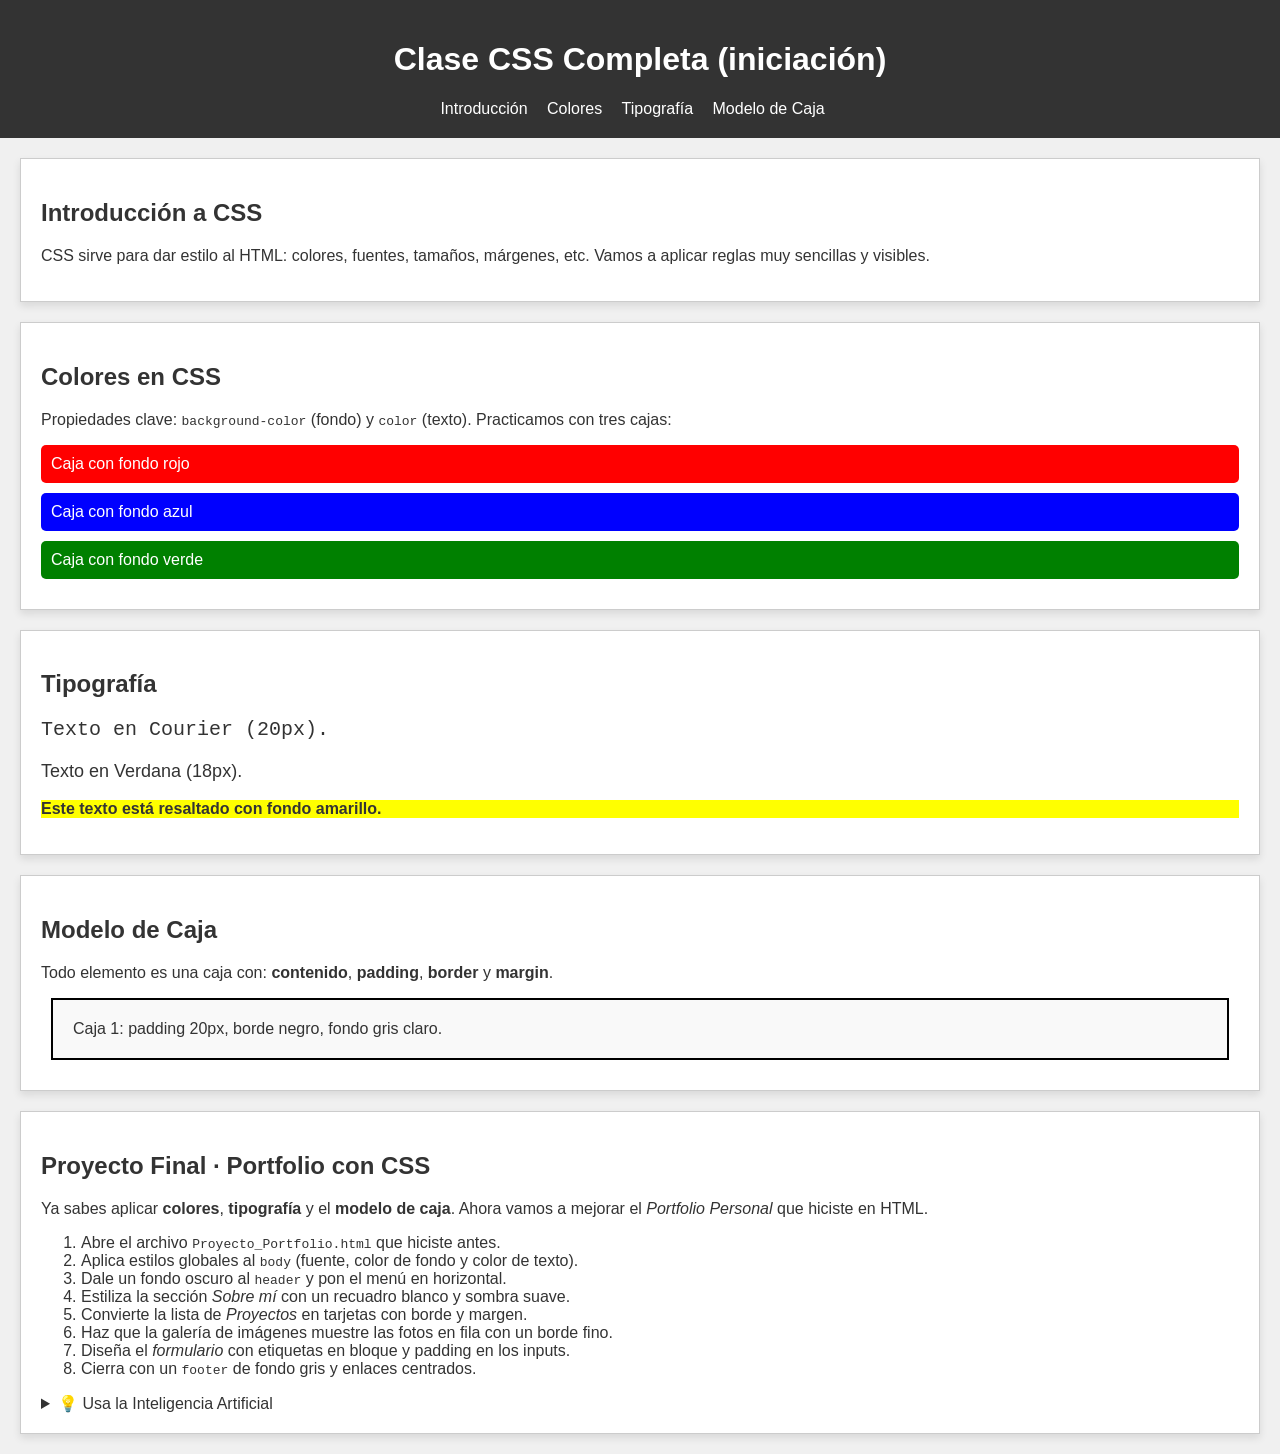
<file: UT2_Clase_CSS_Completa.html>
<!DOCTYPE html>
<html lang="es">
<head>
  <meta charset="UTF-8" />
  <meta name="viewport" content="width=device-width, initial-scale=1.0"/>
  <title>Clase CSS Completa (nivel iniciación)</title>

  <!--
    🧑‍🏫 Guía de lectura de comentarios (Better Comments):
      ! Importante   → idea clave
      ? Nota         → aclaración útil
      * Ejemplo      → muestra cómo se hace
      TODO Alumno    → tarea muy concreta

    Objetivo de esta clase:
      - Ver un CSS fácil y cómo aplicarlo al HTML que ya sabes.
      - Ir de menos a más: globales → colores → tipografía → modelo de caja.
  -->

  <!-- ? Opción A (recomendada en proyectos): hoja externa -->
  <!-- <link rel="stylesheet" href="styles.css"> -->

  <style>
    /* ! Opción B (para clase): CSS interno
       Escribe aquí y guarda para ver cambios en Live Server. */

    /* 1) ESTILOS GLOBALES (se aplican a toda la página) */
    body{
      font-family: Arial, sans-serif; /* * Fuente genérica y fácil de leer */
      background-color: #f0f0f0;      /* * Fondo suave */
      color:#333;                      /* * Texto gris oscuro */
      margin:0; padding:0;
    }

    /* Encabezado + navegación */
    header{
      background:#333; color:#fff; text-align:center; padding:20px;
    }
    nav ul{ list-style:none; padding:0; margin:10px 0 0 0; }
    nav ul li{ display:inline; margin-right:15px; }
    nav ul li a{ color:#fff; text-decoration:none; }
    nav ul li a:hover{ text-decoration:underline; } /* ! Pequeño feedback */

    /* Estilo común para secciones (caja blanca con borde y sombra suave) */
    section{
      margin:20px; padding:20px; background:#fff;
      border:1px solid #ccc; box-shadow:0 4px 8px rgba(0,0,0,.1);
    }

    /* 2) COLORES (cajas sencillas) */
    .caja-roja{
      background:red; color:#fff; padding:10px; margin-bottom:10px; border-radius:5px;
    }
    .caja-azul{
      background:blue; color:#fff; padding:10px; margin-bottom:10px; border-radius:5px;
    }
    .caja-verde{
      background:green; color:#fff; padding:10px; margin-bottom:10px; border-radius:5px;
    }

    /* 3) TIPOGRAFÍA (fuentes y tamaños) */
    .tipografia-courier{ font-family:'Courier New', Courier, monospace; font-size:20px; }
    .tipografia-verdana{ font-family:Verdana, sans-serif; font-size:18px; }
    .resaltado{ background:yellow; font-weight:bold; }

    /* 4) MODELO DE CAJA (margin, padding, border, background) */
    .modelo-caja{
      border:2px solid #000; padding:20px; margin:10px; background:#f9f9f9;
    }

    /* (Opcional) una clase utilitaria para practicar rápido */
    .borde-azul{ border-color:#2563eb; }
  </style>
</head>
<body>

  <!-- Encabezado con menú -->
  <header>
    <h1>Clase CSS Completa (iniciación)</h1>
    <nav>
      <ul>
        <li><a href="#introduccion">Introducción</a></li>
        <li><a href="#colores">Colores</a></li>
        <li><a href="#tipografia">Tipografía</a></li>
        <li><a href="#modelo-caja">Modelo de Caja</a></li>
      </ul>
    </nav>
  </header>

  <!-- 1) INTRODUCCIÓN -->
  <section id="introduccion">
    <h2>Introducción a CSS</h2>
    <p>CSS sirve para dar estilo al HTML: colores, fuentes, tamaños, márgenes, etc. Vamos a aplicar reglas muy sencillas y visibles.</p>

    <!-- TODO Alumno:
         1) Crea un párrafo nuevo debajo con el texto: "Soy un párrafo de prueba".
         2) Dale color al texto (propiedad CSS: color) y un tamaño de 18px (font-size) SOLO a ese párrafo.
            Pista: ponle una clase, por ejemplo .parrafo-prueba, y dale ese estilo. -->
  </section>

  <!-- 2) COLORES -->
  <section id="colores">
    <h2>Colores en CSS</h2>
    <p>Propiedades clave: <code>background-color</code> (fondo) y <code>color</code> (texto). Practicamos con tres cajas:</p>

    <div class="caja-roja">Caja con fondo rojo</div>
    <div class="caja-azul">Caja con fondo azul</div>
    <div class="caja-verde">Caja con fondo verde</div>

    <!-- * Explicación rápida:
         - padding: espacio interno (más "aire" dentro de la caja)
         - margin: espacio externo (separación entre cajas)
         - border-radius: esquinas redondeadas -->

    <!-- TODO Alumno:
         1) Crea una cuarta caja "caja-amarilla" con fondo amarillo y texto negro.
         2) Crea una "caja-personal" usando un color HEX (ej: #ff6b6b) o rgb(…).
         3) Aumenta solo el padding de "caja-personal" a 20px para notar el cambio. -->
  </section>

  <!-- 3) TIPOGRAFÍA -->
  <section id="tipografia">
    <h2>Tipografía</h2>
    <p class="tipografia-courier">Texto en Courier (20px).</p>
    <p class="tipografia-verdana">Texto en Verdana (18px).</p>
    <p class="resaltado">Este texto está resaltado con fondo amarillo.</p>

    <!-- ? Nota:
         - font-family cambia la fuente
         - font-size cambia el tamaño
         - font-weight:bold pone negrita -->

    <!-- TODO Alumno:
         1) Crea un párrafo con la fuente "Georgia" y tamaño 22px.
         2) Crea otro párrafo con tamaño 14px y color gris (#666) para simular un "texto secundario".
         3) (Opcional) Cambia el h2 de esta sección a 24px usando una regla específica para #tipografia h2. -->
  </section>

  <!-- 4) MODELO DE CAJA -->
  <section id="modelo-caja">
    <h2>Modelo de Caja</h2>
    <p>Todo elemento es una caja con: <strong>contenido</strong>, <strong>padding</strong>, <strong>border</strong> y <strong>margin</strong>.</p>

    <div class="modelo-caja">Caja 1: padding 20px, borde negro, fondo gris claro.</div>

    <!-- TODO Alumno:
         1) Duplica la caja anterior y añádele la clase .borde-azul para ver el borde azul.
         2) Crea "modelo-caja-grande" con padding 40px y aplícalo a una tercera caja.
         3) Pon margin-top: 20px a la tercera caja para separar más. -->
  </section>
  <!-- 5) MINI PROYECTO FINAL -->
  <section id="mini-proyecto" aria-labelledby="h-proyecto">
    <h2 id="h-proyecto">Proyecto Final · Portfolio con CSS</h2>

    <p>
      Ya sabes aplicar <strong>colores</strong>, <strong>tipografía</strong> y el
      <strong>modelo de caja</strong>. Ahora vamos a mejorar el
      <em>Portfolio Personal</em> que hiciste en HTML.
    </p>

    <ol>
      <li>Abre el archivo <code>Proyecto_Portfolio.html</code> que hiciste antes.</li>
      <li>Aplica estilos globales al <code>body</code> (fuente, color de fondo y color de texto).</li>
      <li>Dale un fondo oscuro al <code>header</code> y pon el menú en horizontal.</li>
      <li>Estiliza la sección <em>Sobre mí</em> con un recuadro blanco y sombra suave.</li>
      <li>Convierte la lista de <em>Proyectos</em> en tarjetas con borde y margen.</li>
      <li>Haz que la galería de imágenes muestre las fotos en fila con un borde fino.</li>
      <li>Diseña el <em>formulario</em> con etiquetas en bloque y padding en los inputs.</li>
      <li>Cierra con un <code>footer</code> de fondo gris y enlaces centrados.</li>
    </ol>

    <!-- ? Nota:
         No hace falta inventar un diseño complicado.
         Lo importante es practicar cómo CSS cambia el aspecto de tu HTML. -->

    <!-- TODO Alumno:
         1) Crea un archivo styles.css y enlázalo a tu portfolio.
         2) Copia estilos de este ejemplo (colores, tipografía, cajas) y adáptalos.
         3) Cambia los colores o fuentes para darle un estilo propio. -->

    <details>
      <summary>💡 Usa la Inteligencia Artificial</summary>
      <p>
        Si quieres, puedes pedir a la IA que te dé una plantilla de CSS para tu portfolio.  
        Copia este prompt y pégalo en el chat de IA:
      </p>

      <button onclick="copyFrom('promptCssPortfolio')">📋 Copiar prompt</button>
      <textarea id="promptCssPortfolio" rows="7" style="width:100%;font-family:monospace;">
Genérame un archivo CSS sencillo para un portfolio personal que incluya:
1. Estilos globales para body (fuente Arial, fondo claro).
2. Header oscuro con menú de navegación horizontal.
3. Sección "Sobre mí" con caja blanca y sombra suave.
4. Sección "Proyectos" con tarjetas con borde y margen.
5. Galería de imágenes en fila, con borde y padding.
6. Formulario de contacto con etiquetas en bloque y campos con padding.
7. Footer gris con enlaces centrados.
Devuélveme solo el CSS, sin HTML ni comentarios extra.
      </textarea>
      <small>👉 Pega el CSS en <code>styles.css</code> y ajústalo a tu gusto.</small>
    </details>
  </section>

</body>
</html>
</file>
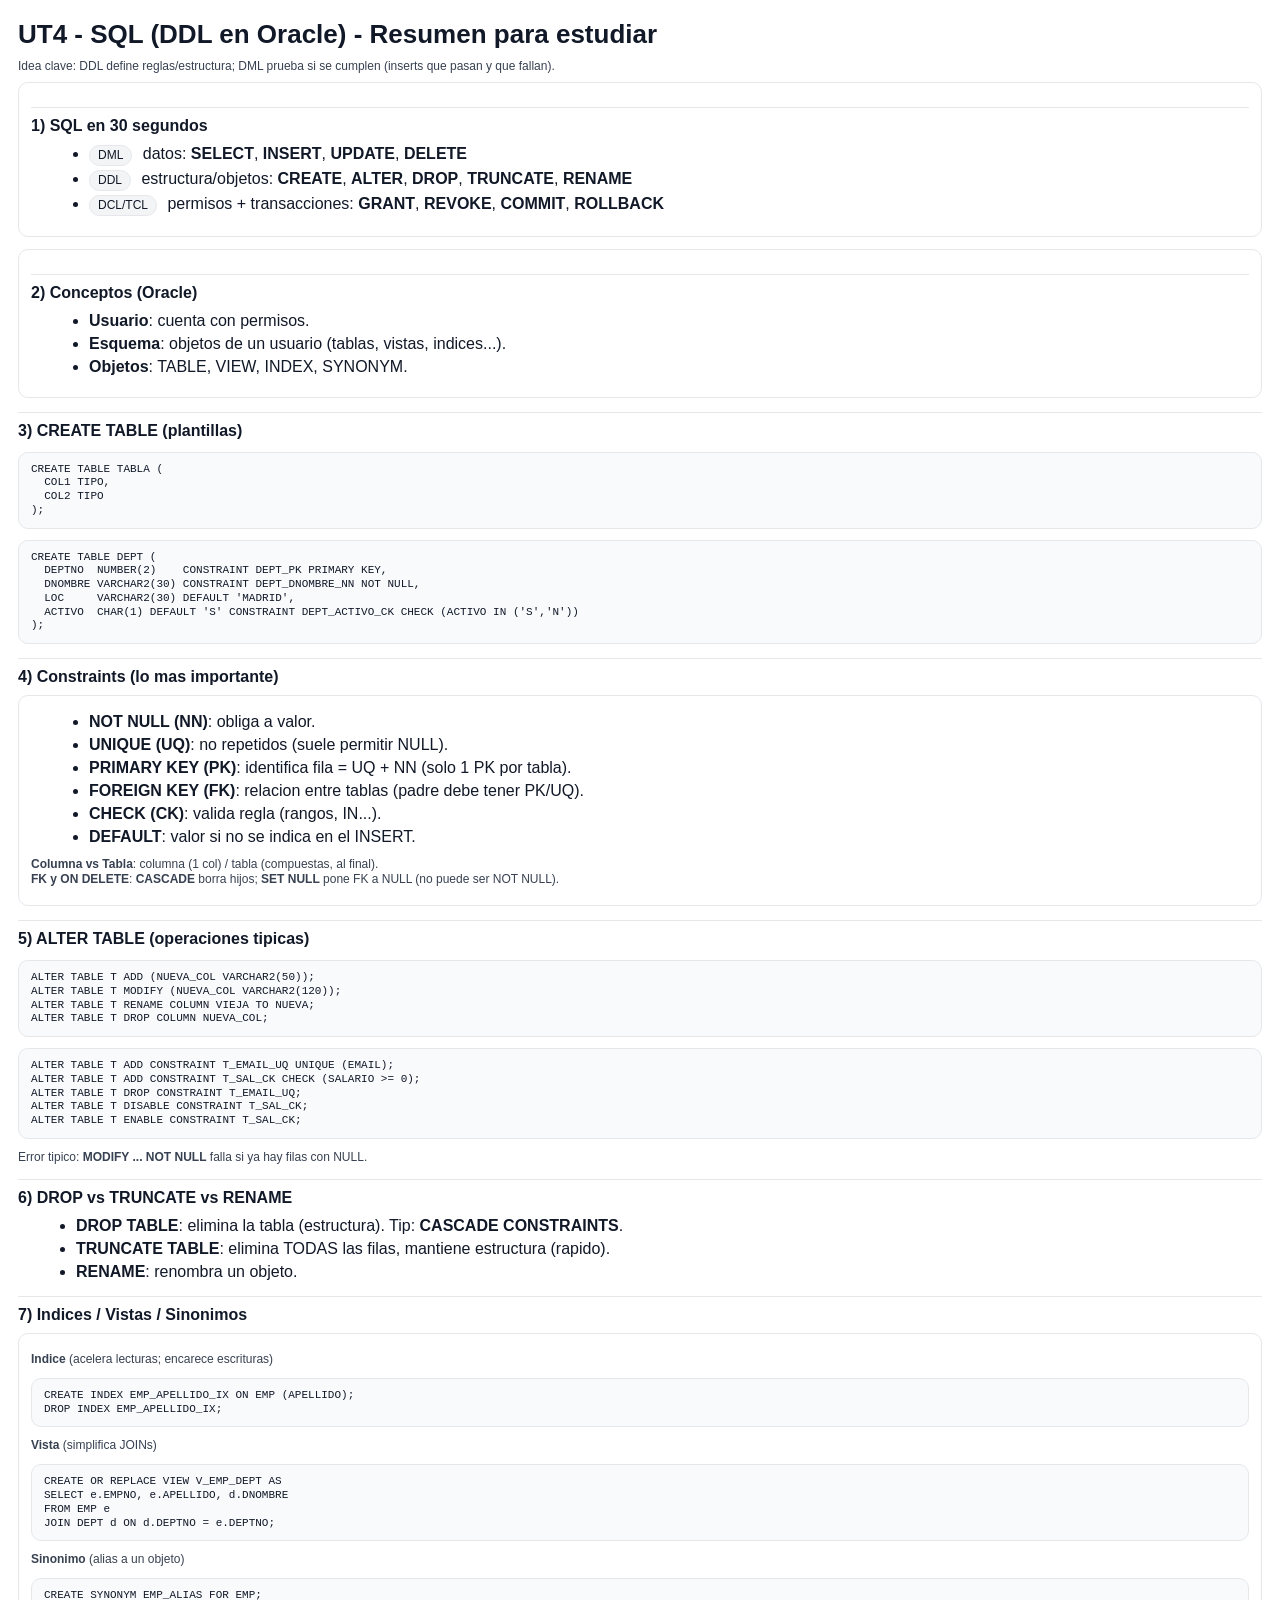
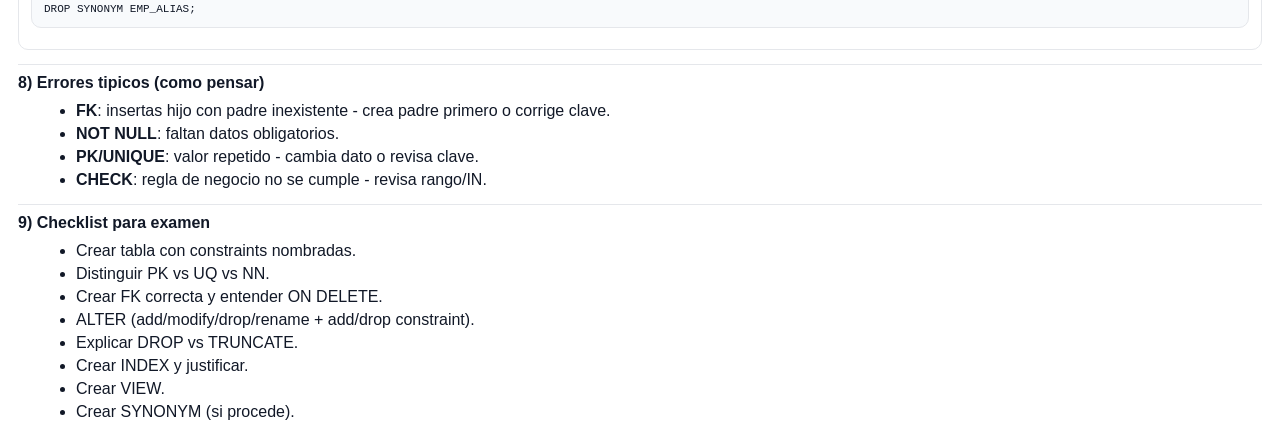
<file: UT4_SQL_DDL_Resumen_Estudio.html>
<!doctype html>
<html lang="es">
  <head>
    <meta charset="utf-8" />
    <meta name="viewport" content="width=device-width, initial-scale=1" />
    <title>UT4 - SQL (DDL) - Resumen para estudiar</title>
    <style>
      :root { --ink:#111827; --muted:#374151; --border:#e5e7eb; --chip:#f3f4f6; }
      * { box-sizing: border-box; }
      body {
        font-family: Arial, Helvetica, sans-serif;
        color: var(--ink);
        margin: 18px;
        line-height: 1.25;
      }
      h1 { font-size: 26px; margin: 0 0 8px; }
      h2 { font-size: 16px; margin: 14px 0 8px; padding-top: 8px; border-top: 1px solid var(--border); page-break-after: avoid; }
      p { margin: 8px 0; color: var(--muted); }
      ul { margin: 6px 0 10px 18px; }
      li { margin: 3px 0; }
      .card { border: 1px solid var(--border); border-radius: 10px; padding: 10px 12px; }
      .chip { display: inline-block; background: var(--chip); border: 1px solid var(--border); padding: 2px 8px; border-radius: 999px; font-size: 12px; margin-right: 6px; }
      pre {
        background: #f8fafc;
        color: #111827;
        border: 1px solid var(--border);
        padding: 10px 12px;
        border-radius: 10px;
        overflow: hidden;
        font-family: Consolas, "Courier New", monospace;
        font-size: 11px;
        line-height: 1.25;
        white-space: pre-wrap;
      }
      .small { font-size: 12px; color: var(--muted); }
      .avoidBreak { break-inside: avoid; page-break-inside: avoid; }
    </style>
  </head>
  <body>
    <h1>UT4 - SQL (DDL en Oracle) - Resumen para estudiar</h1>
    <p class="small">Idea clave: DDL define reglas/estructura; DML prueba si se cumplen (inserts que pasan y que fallan).</p>

    <div class="card avoidBreak">
      <h2>1) SQL en 30 segundos</h2>
      <ul>
        <li><span class="chip">DML</span> datos: <b>SELECT</b>, <b>INSERT</b>, <b>UPDATE</b>, <b>DELETE</b></li>
        <li><span class="chip">DDL</span> estructura/objetos: <b>CREATE</b>, <b>ALTER</b>, <b>DROP</b>, <b>TRUNCATE</b>, <b>RENAME</b></li>
        <li><span class="chip">DCL/TCL</span> permisos + transacciones: <b>GRANT</b>, <b>REVOKE</b>, <b>COMMIT</b>, <b>ROLLBACK</b></li>
      </ul>
    </div>

    <div class="card avoidBreak" style="margin-top:12px;">
      <h2>2) Conceptos (Oracle)</h2>
      <ul>
        <li><b>Usuario</b>: cuenta con permisos.</li>
        <li><b>Esquema</b>: objetos de un usuario (tablas, vistas, indices...).</li>
        <li><b>Objetos</b>: TABLE, VIEW, INDEX, SYNONYM.</li>
      </ul>
    </div>

    <h2>3) CREATE TABLE (plantillas)</h2>
    <pre>CREATE TABLE TABLA (
  COL1 TIPO,
  COL2 TIPO
);</pre>

    <pre>CREATE TABLE DEPT (
  DEPTNO  NUMBER(2)    CONSTRAINT DEPT_PK PRIMARY KEY,
  DNOMBRE VARCHAR2(30) CONSTRAINT DEPT_DNOMBRE_NN NOT NULL,
  LOC     VARCHAR2(30) DEFAULT 'MADRID',
  ACTIVO  CHAR(1) DEFAULT 'S' CONSTRAINT DEPT_ACTIVO_CK CHECK (ACTIVO IN ('S','N'))
);</pre>

    <h2>4) Constraints (lo mas importante)</h2>
    <div class="card avoidBreak">
      <ul>
        <li><b>NOT NULL (NN)</b>: obliga a valor.</li>
        <li><b>UNIQUE (UQ)</b>: no repetidos (suele permitir NULL).</li>
        <li><b>PRIMARY KEY (PK)</b>: identifica fila = UQ + NN (solo 1 PK por tabla).</li>
        <li><b>FOREIGN KEY (FK)</b>: relacion entre tablas (padre debe tener PK/UQ).</li>
        <li><b>CHECK (CK)</b>: valida regla (rangos, IN...).</li>
        <li><b>DEFAULT</b>: valor si no se indica en el INSERT.</li>
      </ul>
      <p class="small"><b>Columna vs Tabla</b>: columna (1 col) / tabla (compuestas, al final).<br/>
      <b>FK y ON DELETE</b>: <b>CASCADE</b> borra hijos; <b>SET NULL</b> pone FK a NULL (no puede ser NOT NULL).</p>
    </div>

    <h2>5) ALTER TABLE (operaciones tipicas)</h2>
    <pre>ALTER TABLE T ADD (NUEVA_COL VARCHAR2(50));
ALTER TABLE T MODIFY (NUEVA_COL VARCHAR2(120));
ALTER TABLE T RENAME COLUMN VIEJA TO NUEVA;
ALTER TABLE T DROP COLUMN NUEVA_COL;</pre>

    <pre>ALTER TABLE T ADD CONSTRAINT T_EMAIL_UQ UNIQUE (EMAIL);
ALTER TABLE T ADD CONSTRAINT T_SAL_CK CHECK (SALARIO &gt;= 0);
ALTER TABLE T DROP CONSTRAINT T_EMAIL_UQ;
ALTER TABLE T DISABLE CONSTRAINT T_SAL_CK;
ALTER TABLE T ENABLE CONSTRAINT T_SAL_CK;</pre>
    <p class="small">Error tipico: <b>MODIFY ... NOT NULL</b> falla si ya hay filas con NULL.</p>

    <h2>6) DROP vs TRUNCATE vs RENAME</h2>
    <ul class="avoidBreak">
      <li><b>DROP TABLE</b>: elimina la tabla (estructura). Tip: <b>CASCADE CONSTRAINTS</b>.</li>
      <li><b>TRUNCATE TABLE</b>: elimina TODAS las filas, mantiene estructura (rapido).</li>
      <li><b>RENAME</b>: renombra un objeto.</li>
    </ul>

    <h2>7) Indices / Vistas / Sinonimos</h2>
    <div class="card avoidBreak">
      <p class="small"><b>Indice</b> (acelera lecturas; encarece escrituras)</p>
      <pre>CREATE INDEX EMP_APELLIDO_IX ON EMP (APELLIDO);
DROP INDEX EMP_APELLIDO_IX;</pre>
      <p class="small"><b>Vista</b> (simplifica JOINs)</p>
      <pre>CREATE OR REPLACE VIEW V_EMP_DEPT AS
SELECT e.EMPNO, e.APELLIDO, d.DNOMBRE
FROM EMP e
JOIN DEPT d ON d.DEPTNO = e.DEPTNO;</pre>
      <p class="small"><b>Sinonimo</b> (alias a un objeto)</p>
      <pre>CREATE SYNONYM EMP_ALIAS FOR EMP;
DROP SYNONYM EMP_ALIAS;</pre>
    </div>

    <h2>8) Errores tipicos (como pensar)</h2>
    <ul>
      <li><b>FK</b>: insertas hijo con padre inexistente - crea padre primero o corrige clave.</li>
      <li><b>NOT NULL</b>: faltan datos obligatorios.</li>
      <li><b>PK/UNIQUE</b>: valor repetido - cambia dato o revisa clave.</li>
      <li><b>CHECK</b>: regla de negocio no se cumple - revisa rango/IN.</li>
    </ul>

    <h2>9) Checklist para examen</h2>
    <ul class="avoidBreak">
      <li>Crear tabla con constraints nombradas.</li>
      <li>Distinguir PK vs UQ vs NN.</li>
      <li>Crear FK correcta y entender ON DELETE.</li>
      <li>ALTER (add/modify/drop/rename + add/drop constraint).</li>
      <li>Explicar DROP vs TRUNCATE.</li>
      <li>Crear INDEX y justificar.</li>
      <li>Crear VIEW.</li>
      <li>Crear SYNONYM (si procede).</li>
    </ul>
  </body>
</html>
</file>
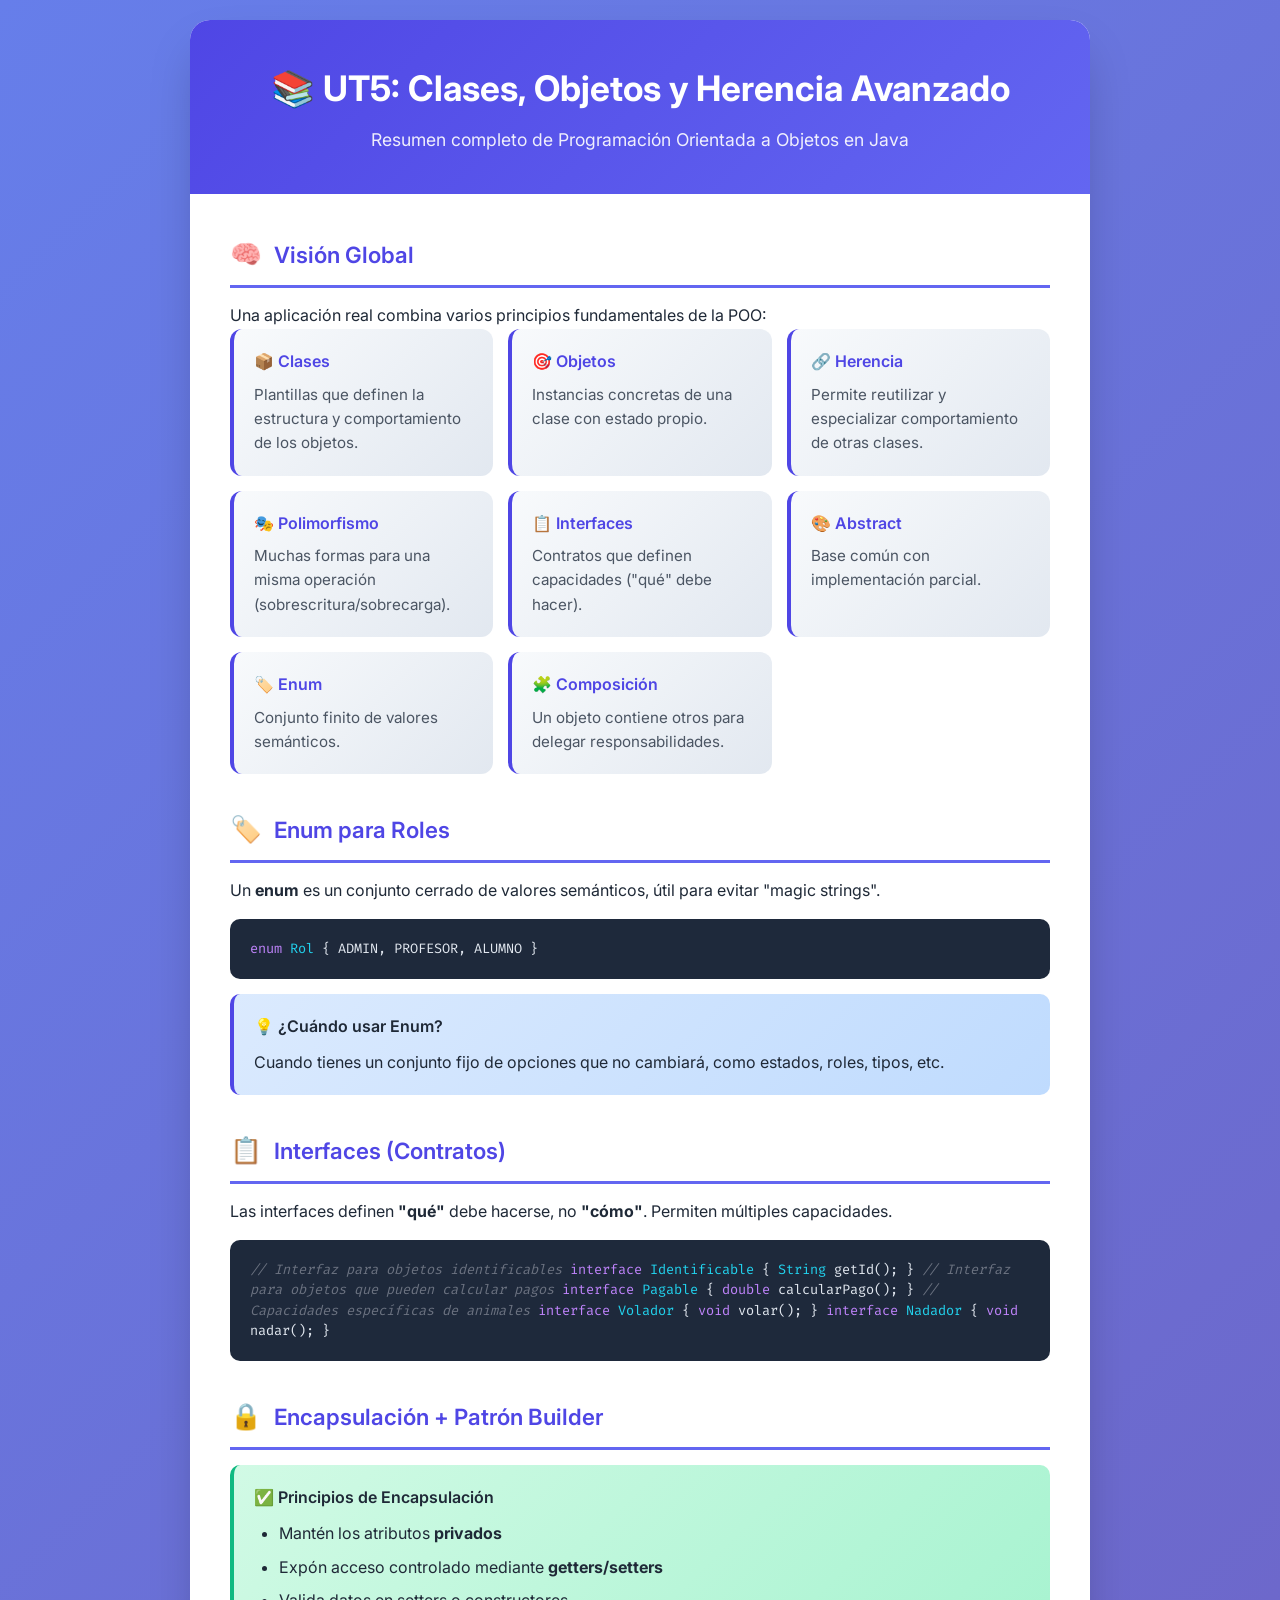
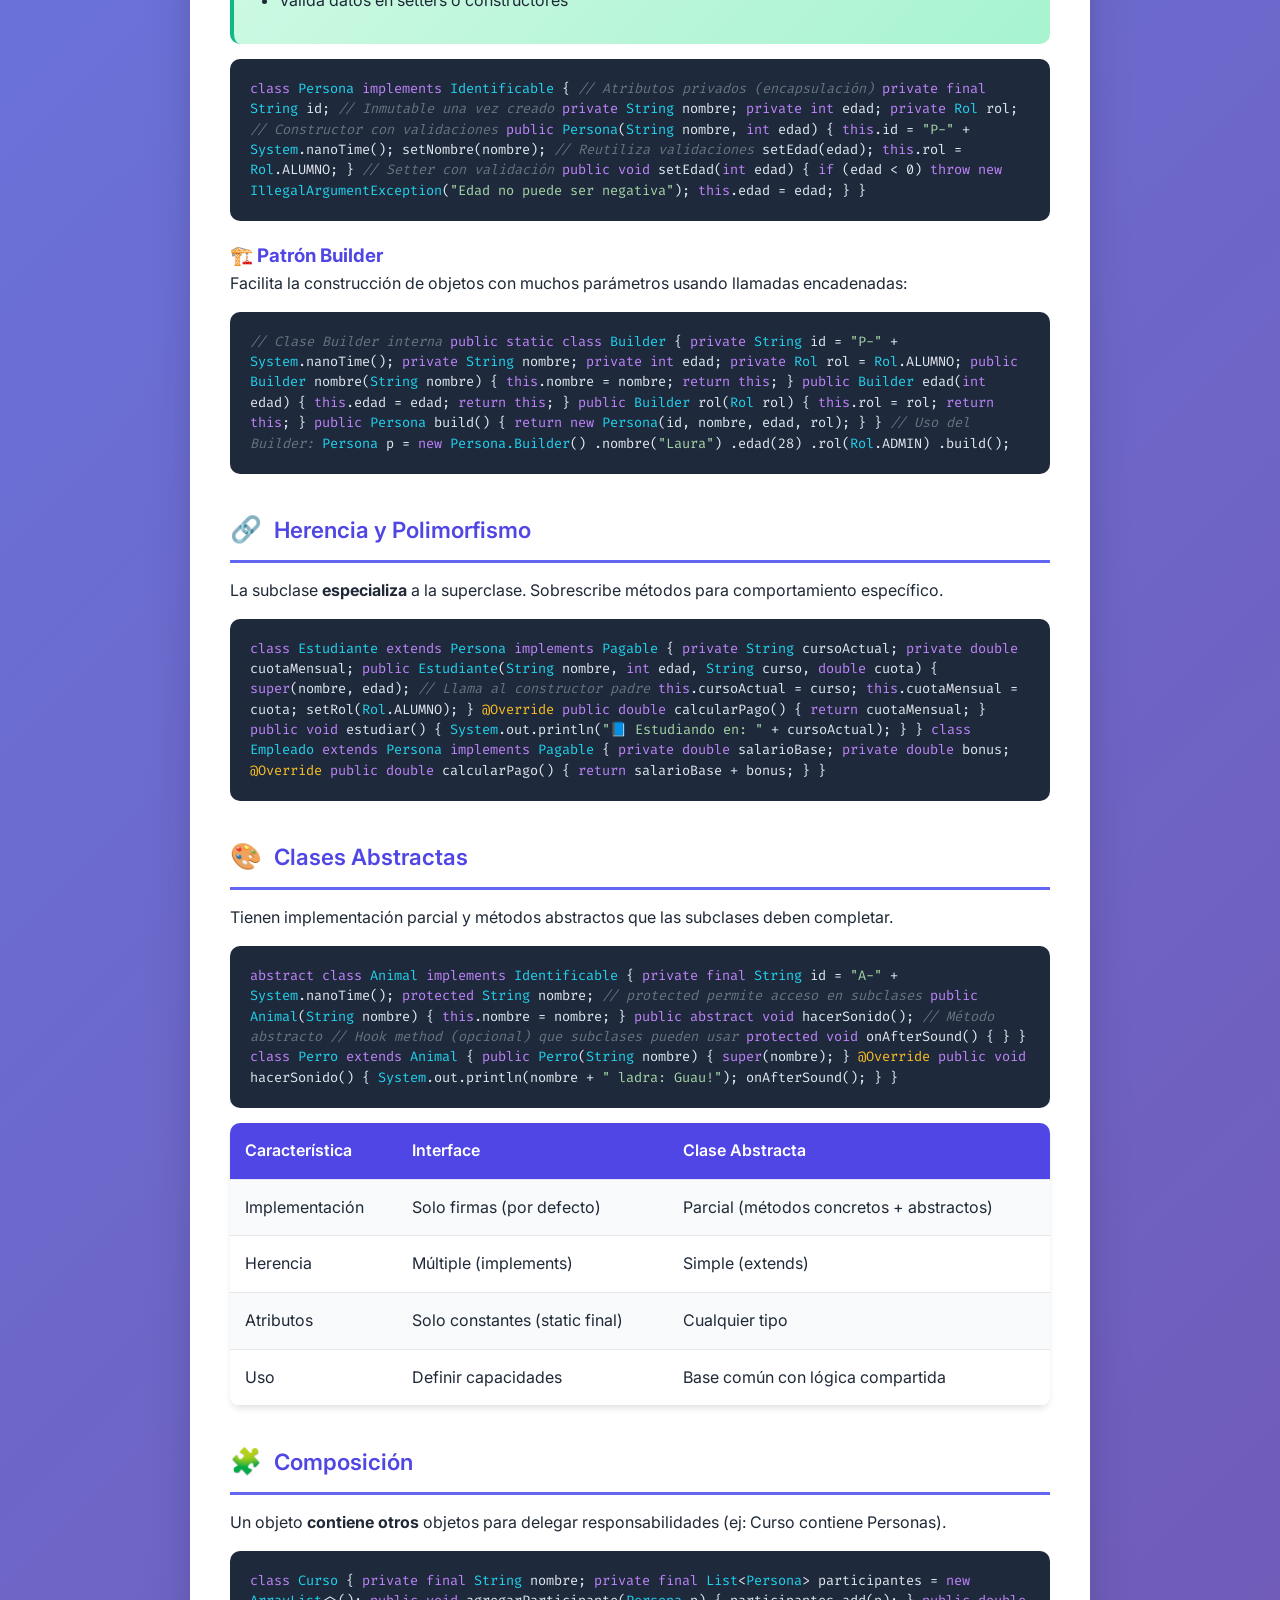
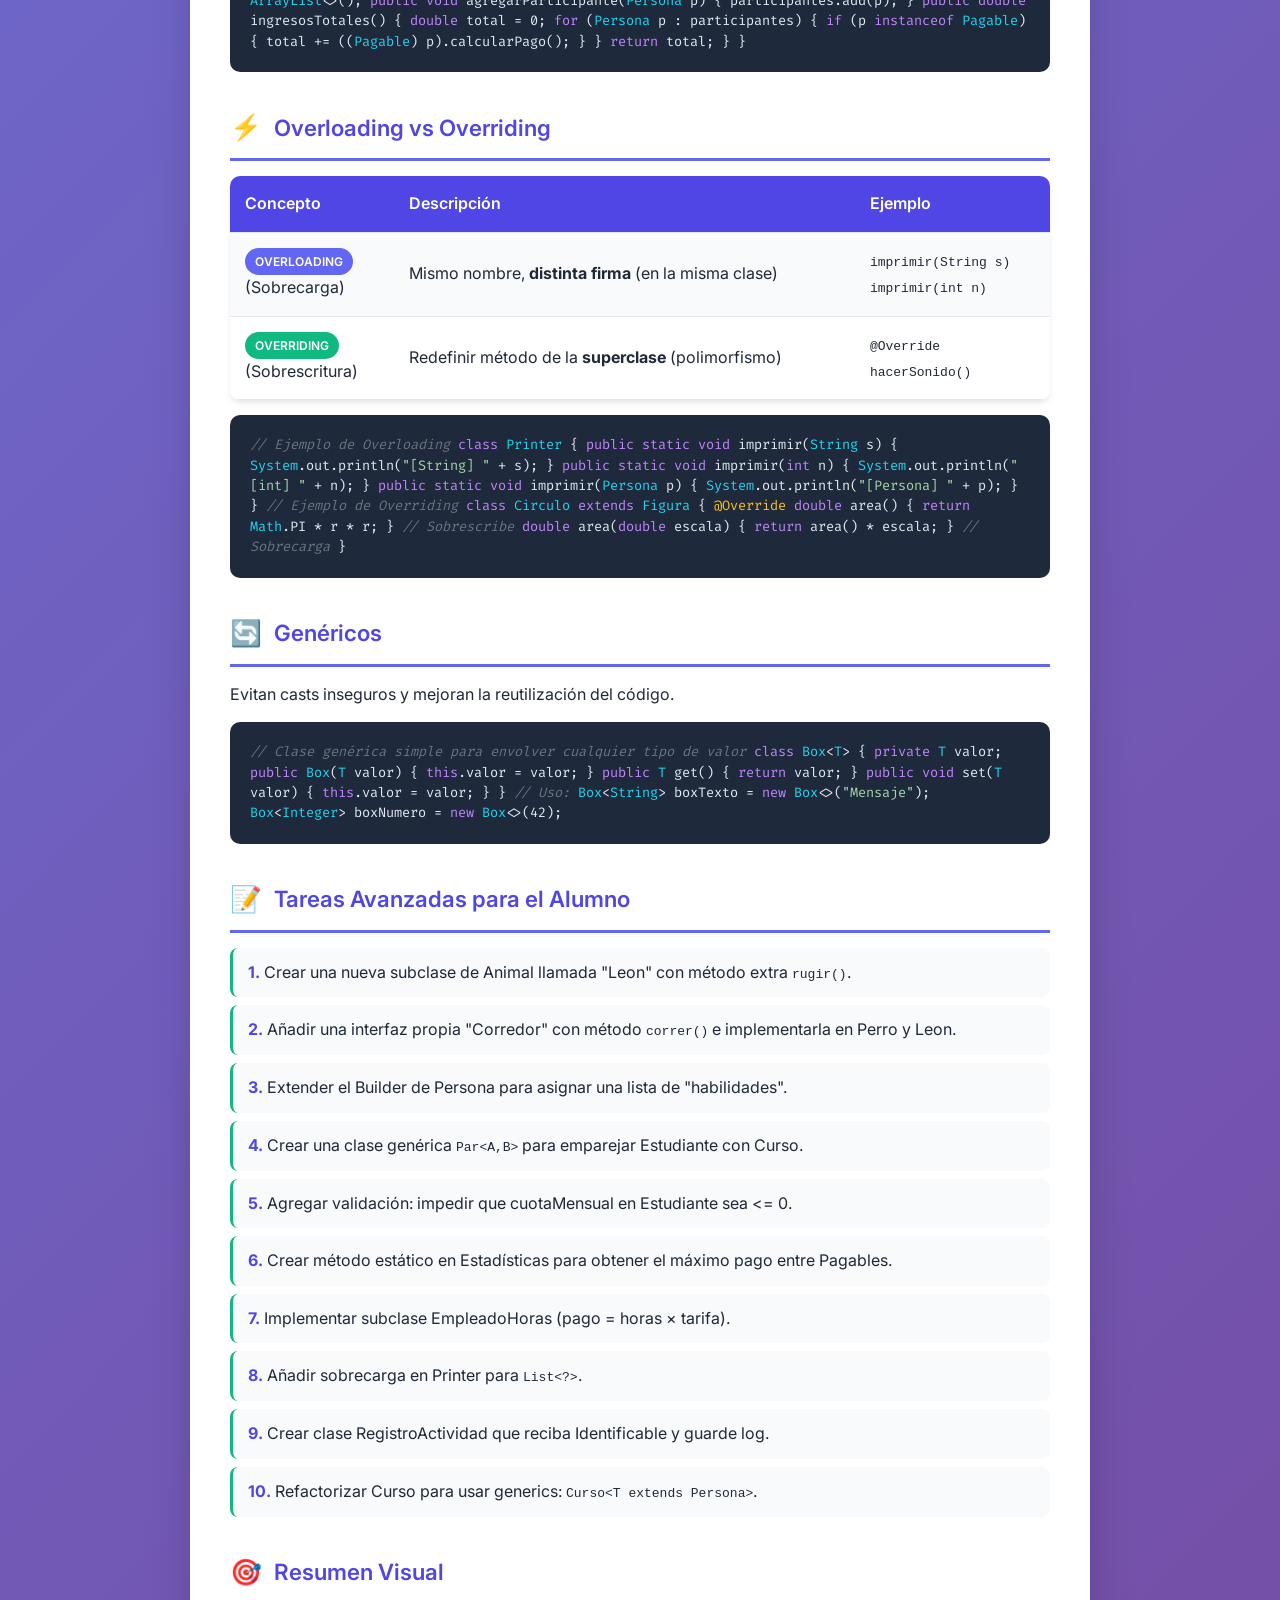
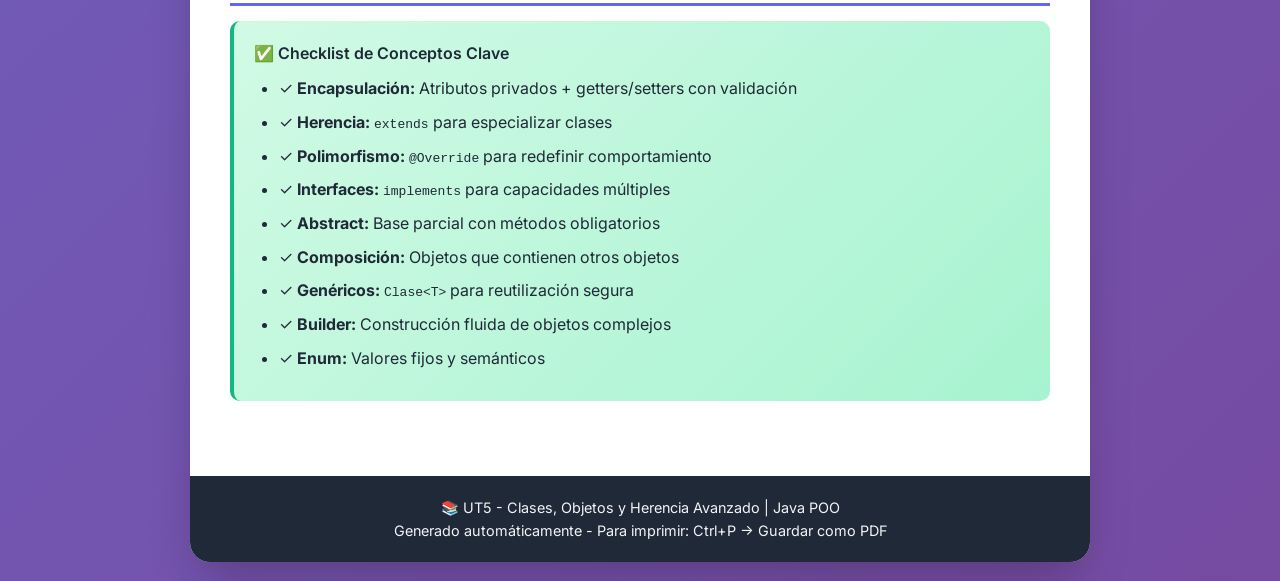
<file: UT5_Resumen_ClasesObjetosHerencia.html>
<!DOCTYPE html>
<html lang="es">
<head>
    <meta charset="UTF-8">
    <meta name="viewport" content="width=device-width, initial-scale=1.0">
    <title>UT5 - Clases, Objetos y Herencia Avanzado - Resumen</title>
    <style>
        @import url('https://fonts.googleapis.com/css2?family=Inter:wght@400;500;600;700&family=Fira+Code:wght@400;500&display=swap');
        
        * {
            margin: 0;
            padding: 0;
            box-sizing: border-box;
        }
        
        :root {
            --primary: #4f46e5;
            --primary-light: #6366f1;
            --secondary: #10b981;
            --accent: #f59e0b;
            --danger: #ef4444;
            --dark: #1f2937;
            --light: #f3f4f6;
            --white: #ffffff;
        }
        
        body {
            font-family: 'Inter', sans-serif;
            background: linear-gradient(135deg, #667eea 0%, #764ba2 100%);
            min-height: 100vh;
            color: var(--dark);
            line-height: 1.6;
            padding: 20px;
        }
        
        .container {
            max-width: 900px;
            margin: 0 auto;
            background: var(--white);
            border-radius: 20px;
            box-shadow: 0 25px 50px -12px rgba(0, 0, 0, 0.25);
            overflow: hidden;
        }
        
        header {
            background: linear-gradient(135deg, var(--primary) 0%, var(--primary-light) 100%);
            color: var(--white);
            padding: 40px;
            text-align: center;
        }
        
        header h1 {
            font-size: 2.2rem;
            margin-bottom: 10px;
            font-weight: 700;
        }
        
        header p {
            font-size: 1.1rem;
            opacity: 0.9;
        }
        
        .content {
            padding: 40px;
        }
        
        .section {
            margin-bottom: 35px;
            page-break-inside: avoid;
        }
        
        .section-title {
            display: flex;
            align-items: center;
            gap: 12px;
            font-size: 1.4rem;
            font-weight: 600;
            color: var(--primary);
            margin-bottom: 15px;
            padding-bottom: 10px;
            border-bottom: 3px solid var(--primary-light);
        }
        
        .section-title .emoji {
            font-size: 1.6rem;
        }
        
        .concept-grid {
            display: grid;
            grid-template-columns: repeat(auto-fit, minmax(250px, 1fr));
            gap: 15px;
            margin-bottom: 20px;
        }
        
        .concept-card {
            background: linear-gradient(135deg, #f8fafc 0%, #e2e8f0 100%);
            border-radius: 12px;
            padding: 20px;
            border-left: 4px solid var(--primary);
            transition: transform 0.2s;
        }
        
        .concept-card:hover {
            transform: translateY(-2px);
        }
        
        .concept-card h4 {
            color: var(--primary);
            margin-bottom: 8px;
            font-weight: 600;
        }
        
        .concept-card p {
            font-size: 0.95rem;
            color: #4b5563;
        }
        
        .code-block {
            background: #1e293b;
            color: #e2e8f0;
            border-radius: 10px;
            padding: 20px;
            font-family: 'Fira Code', monospace;
            font-size: 0.85rem;
            overflow-x: auto;
            margin: 15px 0;
            line-height: 1.5;
        }
        
        .code-block .keyword {
            color: #c084fc;
        }
        
        .code-block .class-name {
            color: #22d3ee;
        }
        
        .code-block .string {
            color: #a5d6a7;
        }
        
        .code-block .comment {
            color: #6b7280;
            font-style: italic;
        }
        
        .code-block .annotation {
            color: #fbbf24;
        }
        
        .highlight-box {
            background: linear-gradient(135deg, #fef3c7 0%, #fde68a 100%);
            border-radius: 10px;
            padding: 20px;
            border-left: 4px solid var(--accent);
            margin: 15px 0;
        }
        
        .highlight-box.info {
            background: linear-gradient(135deg, #dbeafe 0%, #bfdbfe 100%);
            border-left-color: var(--primary);
        }
        
        .highlight-box.success {
            background: linear-gradient(135deg, #d1fae5 0%, #a7f3d0 100%);
            border-left-color: var(--secondary);
        }
        
        .highlight-box h4 {
            margin-bottom: 10px;
            font-weight: 600;
        }
        
        table {
            width: 100%;
            border-collapse: collapse;
            margin: 15px 0;
            border-radius: 10px;
            overflow: hidden;
            box-shadow: 0 4px 6px -1px rgba(0, 0, 0, 0.1);
        }
        
        th, td {
            padding: 15px;
            text-align: left;
            border-bottom: 1px solid #e5e7eb;
        }
        
        th {
            background: var(--primary);
            color: var(--white);
            font-weight: 600;
        }
        
        tr:nth-child(even) {
            background: #f9fafb;
        }
        
        tr:hover {
            background: #f3f4f6;
        }
        
        ul {
            margin: 10px 0 10px 25px;
        }
        
        li {
            margin: 8px 0;
        }
        
        .badge {
            display: inline-block;
            padding: 4px 10px;
            border-radius: 20px;
            font-size: 0.75rem;
            font-weight: 600;
            text-transform: uppercase;
        }
        
        .badge-primary {
            background: var(--primary-light);
            color: var(--white);
        }
        
        .badge-success {
            background: var(--secondary);
            color: var(--white);
        }
        
        .badge-warning {
            background: var(--accent);
            color: var(--dark);
        }
        
        .tasks-list {
            list-style: none;
            margin-left: 0;
        }
        
        .tasks-list li {
            padding: 12px 15px;
            background: #f8fafc;
            border-radius: 8px;
            margin-bottom: 8px;
            border-left: 3px solid var(--secondary);
        }
        
        .tasks-list li strong {
            color: var(--primary);
        }
        
        footer {
            background: var(--dark);
            color: var(--light);
            text-align: center;
            padding: 20px;
            font-size: 0.9rem;
        }
        
        @media print {
            body {
                background: white;
                padding: 0;
            }
            .container {
                box-shadow: none;
            }
            .section {
                page-break-inside: avoid;
            }
        }
    </style>
</head>
<body>
    <div class="container">
        <header>
            <h1>📚 UT5: Clases, Objetos y Herencia Avanzado</h1>
            <p>Resumen completo de Programación Orientada a Objetos en Java</p>
        </header>
        
        <div class="content">
            <!-- VISIÓN GLOBAL -->
            <section class="section">
                <h2 class="section-title">
                    <span class="emoji">🧠</span> Visión Global
                </h2>
                <p>Una aplicación real combina varios principios fundamentales de la POO:</p>
                
                <div class="concept-grid">
                    <div class="concept-card">
                        <h4>📦 Clases</h4>
                        <p>Plantillas que definen la estructura y comportamiento de los objetos.</p>
                    </div>
                    <div class="concept-card">
                        <h4>🎯 Objetos</h4>
                        <p>Instancias concretas de una clase con estado propio.</p>
                    </div>
                    <div class="concept-card">
                        <h4>🔗 Herencia</h4>
                        <p>Permite reutilizar y especializar comportamiento de otras clases.</p>
                    </div>
                    <div class="concept-card">
                        <h4>🎭 Polimorfismo</h4>
                        <p>Muchas formas para una misma operación (sobrescritura/sobrecarga).</p>
                    </div>
                    <div class="concept-card">
                        <h4>📋 Interfaces</h4>
                        <p>Contratos que definen capacidades ("qué" debe hacer).</p>
                    </div>
                    <div class="concept-card">
                        <h4>🎨 Abstract</h4>
                        <p>Base común con implementación parcial.</p>
                    </div>
                    <div class="concept-card">
                        <h4>🏷️ Enum</h4>
                        <p>Conjunto finito de valores semánticos.</p>
                    </div>
                    <div class="concept-card">
                        <h4>🧩 Composición</h4>
                        <p>Un objeto contiene otros para delegar responsabilidades.</p>
                    </div>
                </div>
            </section>
            
            <!-- ENUM -->
            <section class="section">
                <h2 class="section-title">
                    <span class="emoji">🏷️</span> Enum para Roles
                </h2>
                <p>Un <strong>enum</strong> es un conjunto cerrado de valores semánticos, útil para evitar "magic strings".</p>
                
                <div class="code-block">
<span class="keyword">enum</span> <span class="class-name">Rol</span> {
    ADMIN, PROFESOR, ALUMNO
}
                </div>
                
                <div class="highlight-box info">
                    <h4>💡 ¿Cuándo usar Enum?</h4>
                    <p>Cuando tienes un conjunto fijo de opciones que no cambiará, como estados, roles, tipos, etc.</p>
                </div>
            </section>
            
            <!-- INTERFACES -->
            <section class="section">
                <h2 class="section-title">
                    <span class="emoji">📋</span> Interfaces (Contratos)
                </h2>
                <p>Las interfaces definen <strong>"qué"</strong> debe hacerse, no <strong>"cómo"</strong>. Permiten múltiples capacidades.</p>
                
                <div class="code-block">
<span class="comment">// Interfaz para objetos identificables</span>
<span class="keyword">interface</span> <span class="class-name">Identificable</span> {
    <span class="class-name">String</span> getId();
}

<span class="comment">// Interfaz para objetos que pueden calcular pagos</span>
<span class="keyword">interface</span> <span class="class-name">Pagable</span> {
    <span class="keyword">double</span> calcularPago();
}

<span class="comment">// Capacidades específicas de animales</span>
<span class="keyword">interface</span> <span class="class-name">Volador</span> { <span class="keyword">void</span> volar(); }
<span class="keyword">interface</span> <span class="class-name">Nadador</span> { <span class="keyword">void</span> nadar(); }
                </div>
            </section>
            
            <!-- ENCAPSULACIÓN + BUILDER -->
            <section class="section">
                <h2 class="section-title">
                    <span class="emoji">🔒</span> Encapsulación + Patrón Builder
                </h2>
                
                <div class="highlight-box success">
                    <h4>✅ Principios de Encapsulación</h4>
                    <ul>
                        <li>Mantén los atributos <strong>privados</strong></li>
                        <li>Expón acceso controlado mediante <strong>getters/setters</strong></li>
                        <li>Valida datos en setters o constructores</li>
                    </ul>
                </div>
                
                <div class="code-block">
<span class="keyword">class</span> <span class="class-name">Persona</span> <span class="keyword">implements</span> <span class="class-name">Identificable</span> {
    <span class="comment">// Atributos privados (encapsulación)</span>
    <span class="keyword">private final</span> <span class="class-name">String</span> id;   <span class="comment">// Inmutable una vez creado</span>
    <span class="keyword">private</span> <span class="class-name">String</span> nombre;
    <span class="keyword">private int</span> edad;
    <span class="keyword">private</span> <span class="class-name">Rol</span> rol;
    
    <span class="comment">// Constructor con validaciones</span>
    <span class="keyword">public</span> <span class="class-name">Persona</span>(<span class="class-name">String</span> nombre, <span class="keyword">int</span> edad) {
        <span class="keyword">this</span>.id = <span class="string">"P-"</span> + <span class="class-name">System</span>.nanoTime();
        setNombre(nombre);  <span class="comment">// Reutiliza validaciones</span>
        setEdad(edad);
        <span class="keyword">this</span>.rol = <span class="class-name">Rol</span>.ALUMNO;
    }
    
    <span class="comment">// Setter con validación</span>
    <span class="keyword">public void</span> setEdad(<span class="keyword">int</span> edad) {
        <span class="keyword">if</span> (edad < 0) <span class="keyword">throw new</span> <span class="class-name">IllegalArgumentException</span>(<span class="string">"Edad no puede ser negativa"</span>);
        <span class="keyword">this</span>.edad = edad;
    }
}
                </div>
                
                <h3 style="margin-top: 20px; color: var(--primary);">🏗️ Patrón Builder</h3>
                <p>Facilita la construcción de objetos con muchos parámetros usando llamadas encadenadas:</p>
                
                <div class="code-block">
<span class="comment">// Clase Builder interna</span>
<span class="keyword">public static class</span> <span class="class-name">Builder</span> {
    <span class="keyword">private</span> <span class="class-name">String</span> id = <span class="string">"P-"</span> + <span class="class-name">System</span>.nanoTime();
    <span class="keyword">private</span> <span class="class-name">String</span> nombre;
    <span class="keyword">private int</span> edad;
    <span class="keyword">private</span> <span class="class-name">Rol</span> rol = <span class="class-name">Rol</span>.ALUMNO;
    
    <span class="keyword">public</span> <span class="class-name">Builder</span> nombre(<span class="class-name">String</span> nombre) { <span class="keyword">this</span>.nombre = nombre; <span class="keyword">return this</span>; }
    <span class="keyword">public</span> <span class="class-name">Builder</span> edad(<span class="keyword">int</span> edad)       { <span class="keyword">this</span>.edad = edad; <span class="keyword">return this</span>; }
    <span class="keyword">public</span> <span class="class-name">Builder</span> rol(<span class="class-name">Rol</span> rol)          { <span class="keyword">this</span>.rol = rol; <span class="keyword">return this</span>; }
    
    <span class="keyword">public</span> <span class="class-name">Persona</span> build() { <span class="keyword">return new</span> <span class="class-name">Persona</span>(id, nombre, edad, rol); }
}

<span class="comment">// Uso del Builder:</span>
<span class="class-name">Persona</span> p = <span class="keyword">new</span> <span class="class-name">Persona.Builder</span>()
    .nombre(<span class="string">"Laura"</span>)
    .edad(28)
    .rol(<span class="class-name">Rol</span>.ADMIN)
    .build();
                </div>
            </section>
            
            <!-- HERENCIA -->
            <section class="section">
                <h2 class="section-title">
                    <span class="emoji">🔗</span> Herencia y Polimorfismo
                </h2>
                
                <p>La subclase <strong>especializa</strong> a la superclase. Sobrescribe métodos para comportamiento específico.</p>
                
                <div class="code-block">
<span class="keyword">class</span> <span class="class-name">Estudiante</span> <span class="keyword">extends</span> <span class="class-name">Persona</span> <span class="keyword">implements</span> <span class="class-name">Pagable</span> {
    <span class="keyword">private</span> <span class="class-name">String</span> cursoActual;
    <span class="keyword">private double</span> cuotaMensual;
    
    <span class="keyword">public</span> <span class="class-name">Estudiante</span>(<span class="class-name">String</span> nombre, <span class="keyword">int</span> edad, <span class="class-name">String</span> curso, <span class="keyword">double</span> cuota) {
        <span class="keyword">super</span>(nombre, edad);  <span class="comment">// Llama al constructor padre</span>
        <span class="keyword">this</span>.cursoActual = curso;
        <span class="keyword">this</span>.cuotaMensual = cuota;
        setRol(<span class="class-name">Rol</span>.ALUMNO);
    }
    
    <span class="annotation">@Override</span>
    <span class="keyword">public double</span> calcularPago() { <span class="keyword">return</span> cuotaMensual; }
    
    <span class="keyword">public void</span> estudiar() { 
        <span class="class-name">System</span>.out.println(<span class="string">"📘 Estudiando en: "</span> + cursoActual); 
    }
}

<span class="keyword">class</span> <span class="class-name">Empleado</span> <span class="keyword">extends</span> <span class="class-name">Persona</span> <span class="keyword">implements</span> <span class="class-name">Pagable</span> {
    <span class="keyword">private double</span> salarioBase;
    <span class="keyword">private double</span> bonus;
    
    <span class="annotation">@Override</span>
    <span class="keyword">public double</span> calcularPago() { <span class="keyword">return</span> salarioBase + bonus; }
}
                </div>
            </section>
            
            <!-- CLASES ABSTRACTAS -->
            <section class="section">
                <h2 class="section-title">
                    <span class="emoji">🎨</span> Clases Abstractas
                </h2>
                
                <p>Tienen implementación parcial y métodos abstractos que las subclases deben completar.</p>
                
                <div class="code-block">
<span class="keyword">abstract class</span> <span class="class-name">Animal</span> <span class="keyword">implements</span> <span class="class-name">Identificable</span> {
    <span class="keyword">private final</span> <span class="class-name">String</span> id = <span class="string">"A-"</span> + <span class="class-name">System</span>.nanoTime();
    <span class="keyword">protected</span> <span class="class-name">String</span> nombre;  <span class="comment">// protected permite acceso en subclases</span>
    
    <span class="keyword">public</span> <span class="class-name">Animal</span>(<span class="class-name">String</span> nombre) { <span class="keyword">this</span>.nombre = nombre; }
    
    <span class="keyword">public abstract void</span> hacerSonido();  <span class="comment">// Método abstracto</span>
    
    <span class="comment">// Hook method (opcional) que subclases pueden usar</span>
    <span class="keyword">protected void</span> onAfterSound() { }
}

<span class="keyword">class</span> <span class="class-name">Perro</span> <span class="keyword">extends</span> <span class="class-name">Animal</span> {
    <span class="keyword">public</span> <span class="class-name">Perro</span>(<span class="class-name">String</span> nombre) { <span class="keyword">super</span>(nombre); }
    
    <span class="annotation">@Override</span>
    <span class="keyword">public void</span> hacerSonido() {
        <span class="class-name">System</span>.out.println(nombre + <span class="string">" ladra: Guau!"</span>);
        onAfterSound();
    }
}
                </div>
                
                <table>
                    <tr>
                        <th>Característica</th>
                        <th>Interface</th>
                        <th>Clase Abstracta</th>
                    </tr>
                    <tr>
                        <td>Implementación</td>
                        <td>Solo firmas (por defecto)</td>
                        <td>Parcial (métodos concretos + abstractos)</td>
                    </tr>
                    <tr>
                        <td>Herencia</td>
                        <td>Múltiple (implements)</td>
                        <td>Simple (extends)</td>
                    </tr>
                    <tr>
                        <td>Atributos</td>
                        <td>Solo constantes (static final)</td>
                        <td>Cualquier tipo</td>
                    </tr>
                    <tr>
                        <td>Uso</td>
                        <td>Definir capacidades</td>
                        <td>Base común con lógica compartida</td>
                    </tr>
                </table>
            </section>
            
            <!-- COMPOSICIÓN -->
            <section class="section">
                <h2 class="section-title">
                    <span class="emoji">🧩</span> Composición
                </h2>
                
                <p>Un objeto <strong>contiene otros</strong> objetos para delegar responsabilidades (ej: Curso contiene Personas).</p>
                
                <div class="code-block">
<span class="keyword">class</span> <span class="class-name">Curso</span> {
    <span class="keyword">private final</span> <span class="class-name">String</span> nombre;
    <span class="keyword">private final</span> <span class="class-name">List</span><<span class="class-name">Persona</span>> participantes = <span class="keyword">new</span> <span class="class-name">ArrayList</span><>();
    
    <span class="keyword">public void</span> agregarParticipante(<span class="class-name">Persona</span> p) { 
        participantes.add(p); 
    }
    
    <span class="keyword">public double</span> ingresosTotales() {
        <span class="keyword">double</span> total = 0;
        <span class="keyword">for</span> (<span class="class-name">Persona</span> p : participantes) {
            <span class="keyword">if</span> (p <span class="keyword">instanceof</span> <span class="class-name">Pagable</span>) {
                total += ((<span class="class-name">Pagable</span>) p).calcularPago();
            }
        }
        <span class="keyword">return</span> total;
    }
}
                </div>
            </section>
            
            <!-- OVERLOADING vs OVERRIDING -->
            <section class="section">
                <h2 class="section-title">
                    <span class="emoji">⚡</span> Overloading vs Overriding
                </h2>
                
                <table>
                    <tr>
                        <th>Concepto</th>
                        <th>Descripción</th>
                        <th>Ejemplo</th>
                    </tr>
                    <tr>
                        <td><span class="badge badge-primary">Overloading</span><br>(Sobrecarga)</td>
                        <td>Mismo nombre, <strong>distinta firma</strong> (en la misma clase)</td>
                        <td><code>imprimir(String s)</code><br><code>imprimir(int n)</code></td>
                    </tr>
                    <tr>
                        <td><span class="badge badge-success">Overriding</span><br>(Sobrescritura)</td>
                        <td>Redefinir método de la <strong>superclase</strong> (polimorfismo)</td>
                        <td><code>@Override</code><br><code>hacerSonido()</code></td>
                    </tr>
                </table>
                
                <div class="code-block">
<span class="comment">// Ejemplo de Overloading</span>
<span class="keyword">class</span> <span class="class-name">Printer</span> {
    <span class="keyword">public static void</span> imprimir(<span class="class-name">String</span> s) { <span class="class-name">System</span>.out.println(<span class="string">"[String] "</span> + s); }
    <span class="keyword">public static void</span> imprimir(<span class="keyword">int</span> n)     { <span class="class-name">System</span>.out.println(<span class="string">"[int] "</span> + n); }
    <span class="keyword">public static void</span> imprimir(<span class="class-name">Persona</span> p) { <span class="class-name">System</span>.out.println(<span class="string">"[Persona] "</span> + p); }
}

<span class="comment">// Ejemplo de Overriding</span>
<span class="keyword">class</span> <span class="class-name">Circulo</span> <span class="keyword">extends</span> <span class="class-name">Figura</span> {
    <span class="annotation">@Override</span> 
    <span class="keyword">double</span> area() { <span class="keyword">return</span> <span class="class-name">Math</span>.PI * r * r; }  <span class="comment">// Sobrescribe</span>
    
    <span class="keyword">double</span> area(<span class="keyword">double</span> escala) { <span class="keyword">return</span> area() * escala; }  <span class="comment">// Sobrecarga</span>
}
                </div>
            </section>
            
            <!-- GENÉRICOS -->
            <section class="section">
                <h2 class="section-title">
                    <span class="emoji">🔄</span> Genéricos
                </h2>
                
                <p>Evitan casts inseguros y mejoran la reutilización del código.</p>
                
                <div class="code-block">
<span class="comment">// Clase genérica simple para envolver cualquier tipo de valor</span>
<span class="keyword">class</span> <span class="class-name">Box</span><<span class="class-name">T</span>> {
    <span class="keyword">private</span> <span class="class-name">T</span> valor;
    
    <span class="keyword">public</span> <span class="class-name">Box</span>(<span class="class-name">T</span> valor) { <span class="keyword">this</span>.valor = valor; }
    <span class="keyword">public</span> <span class="class-name">T</span> get() { <span class="keyword">return</span> valor; }
    <span class="keyword">public void</span> set(<span class="class-name">T</span> valor) { <span class="keyword">this</span>.valor = valor; }
}

<span class="comment">// Uso:</span>
<span class="class-name">Box</span><<span class="class-name">String</span>> boxTexto = <span class="keyword">new</span> <span class="class-name">Box</span><>(<span class="string">"Mensaje"</span>);
<span class="class-name">Box</span><<span class="class-name">Integer</span>> boxNumero = <span class="keyword">new</span> <span class="class-name">Box</span><>(42);
                </div>
            </section>
            
            <!-- TAREAS PARA EL ALUMNO -->
            <section class="section">
                <h2 class="section-title">
                    <span class="emoji">📝</span> Tareas Avanzadas para el Alumno
                </h2>
                
                <ol class="tasks-list">
                    <li><strong>1.</strong> Crear una nueva subclase de Animal llamada "Leon" con método extra <code>rugir()</code>.</li>
                    <li><strong>2.</strong> Añadir una interfaz propia "Corredor" con método <code>correr()</code> e implementarla en Perro y Leon.</li>
                    <li><strong>3.</strong> Extender el Builder de Persona para asignar una lista de "habilidades".</li>
                    <li><strong>4.</strong> Crear una clase genérica <code>Par&lt;A,B&gt;</code> para emparejar Estudiante con Curso.</li>
                    <li><strong>5.</strong> Agregar validación: impedir que cuotaMensual en Estudiante sea &lt;= 0.</li>
                    <li><strong>6.</strong> Crear método estático en Estadísticas para obtener el máximo pago entre Pagables.</li>
                    <li><strong>7.</strong> Implementar subclase EmpleadoHoras (pago = horas × tarifa).</li>
                    <li><strong>8.</strong> Añadir sobrecarga en Printer para <code>List&lt;?&gt;</code>.</li>
                    <li><strong>9.</strong> Crear clase RegistroActividad que reciba Identificable y guarde log.</li>
                    <li><strong>10.</strong> Refactorizar Curso para usar generics: <code>Curso&lt;T extends Persona&gt;</code>.</li>
                </ol>
            </section>
            
            <!-- RESUMEN VISUAL -->
            <section class="section">
                <h2 class="section-title">
                    <span class="emoji">🎯</span> Resumen Visual
                </h2>
                
                <div class="highlight-box success">
                    <h4>✅ Checklist de Conceptos Clave</h4>
                    <ul>
                        <li>✓ <strong>Encapsulación:</strong> Atributos privados + getters/setters con validación</li>
                        <li>✓ <strong>Herencia:</strong> <code>extends</code> para especializar clases</li>
                        <li>✓ <strong>Polimorfismo:</strong> <code>@Override</code> para redefinir comportamiento</li>
                        <li>✓ <strong>Interfaces:</strong> <code>implements</code> para capacidades múltiples</li>
                        <li>✓ <strong>Abstract:</strong> Base parcial con métodos obligatorios</li>
                        <li>✓ <strong>Composición:</strong> Objetos que contienen otros objetos</li>
                        <li>✓ <strong>Genéricos:</strong> <code>Clase&lt;T&gt;</code> para reutilización segura</li>
                        <li>✓ <strong>Builder:</strong> Construcción fluida de objetos complejos</li>
                        <li>✓ <strong>Enum:</strong> Valores fijos y semánticos</li>
                    </ul>
                </div>
            </section>
        </div>
        
        <footer>
            <p>📚 UT5 - Clases, Objetos y Herencia Avanzado | Java POO</p>
            <p>Generado automáticamente - Para imprimir: Ctrl+P → Guardar como PDF</p>
        </footer>
    </div>
</body>
</html>
</file>
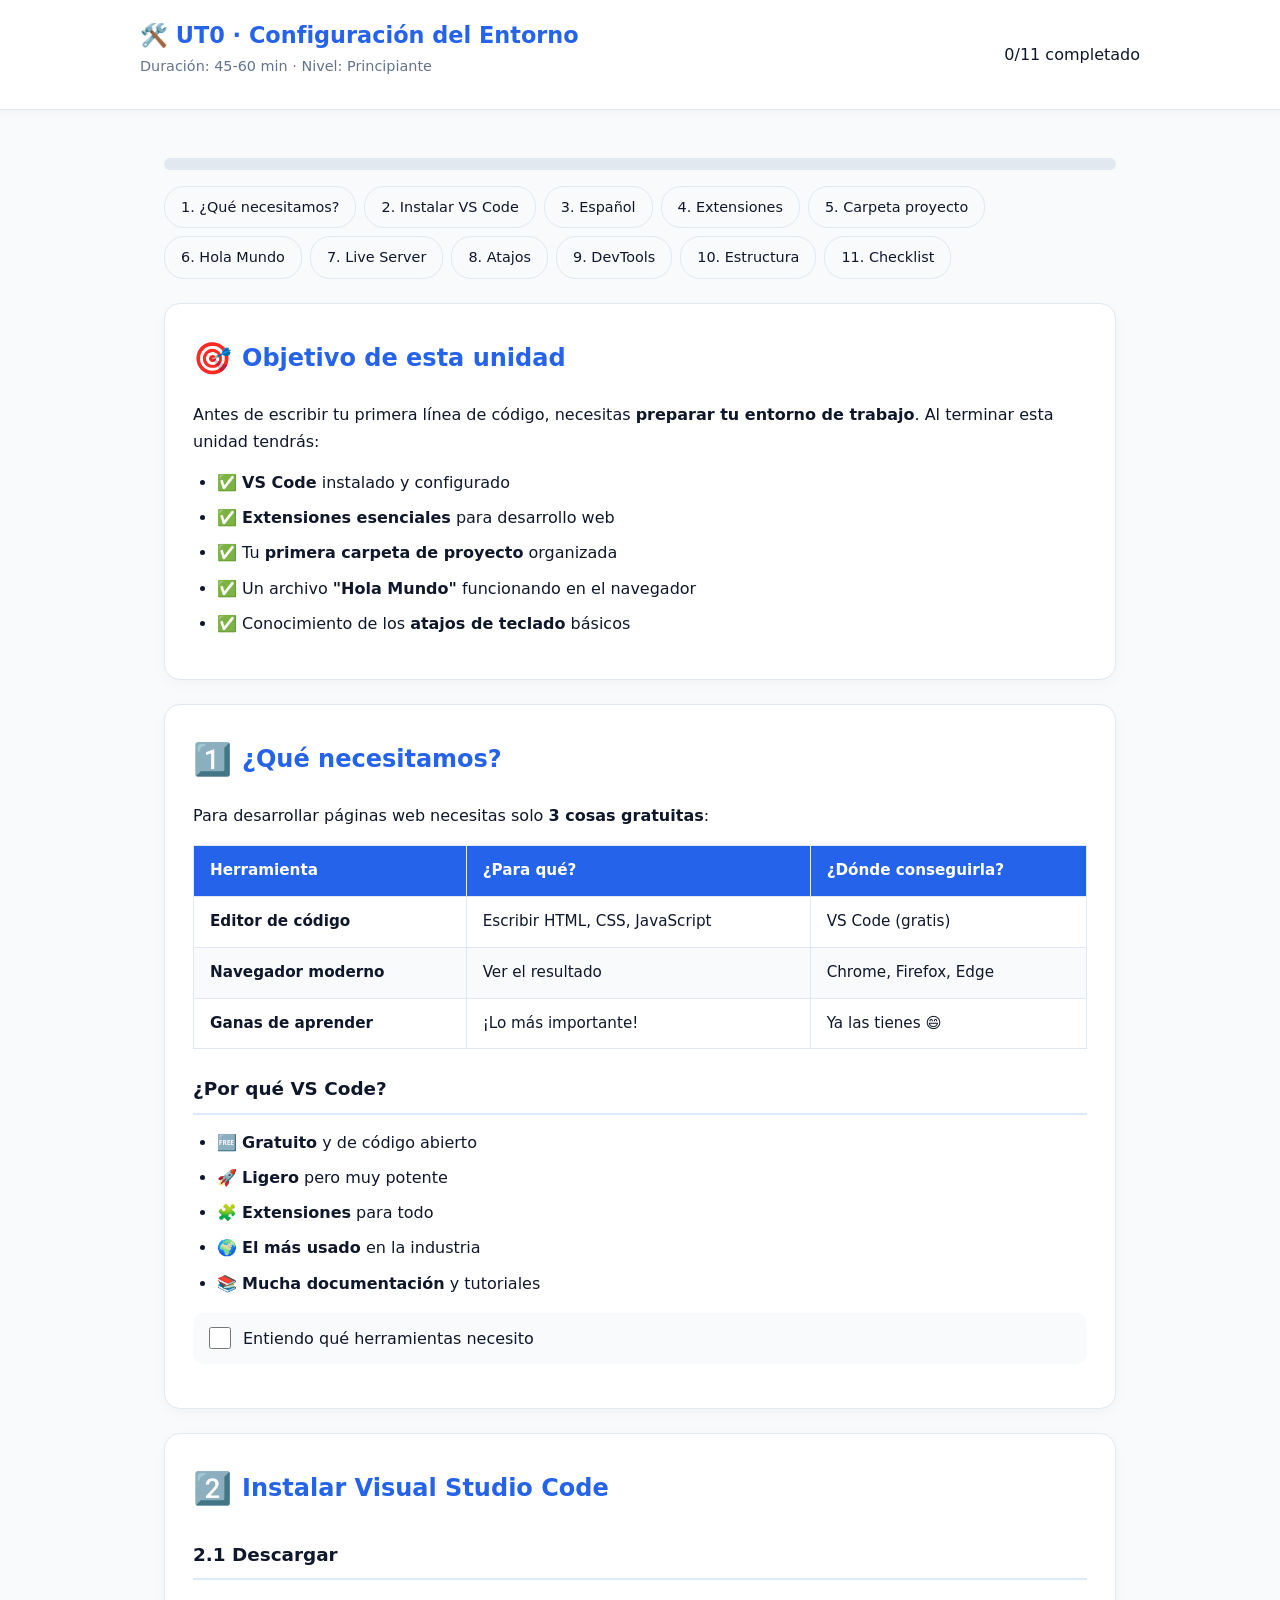
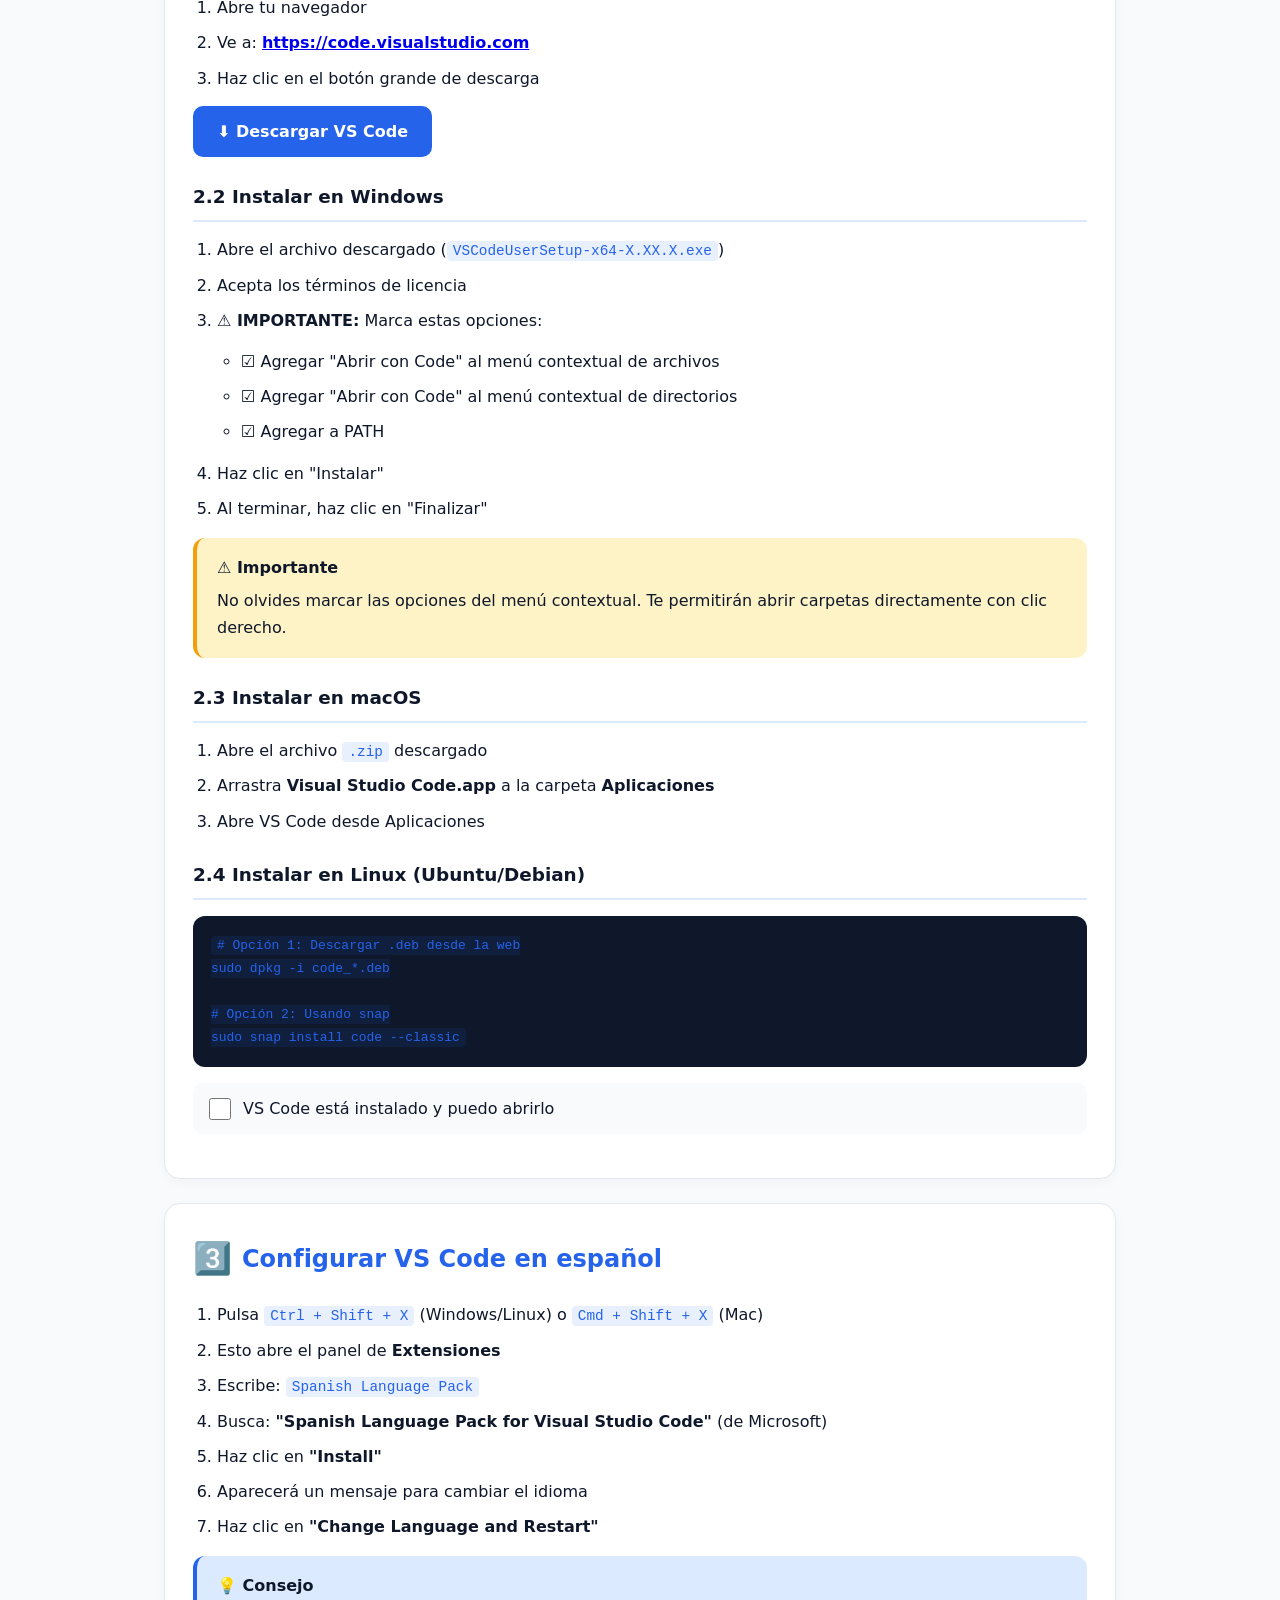
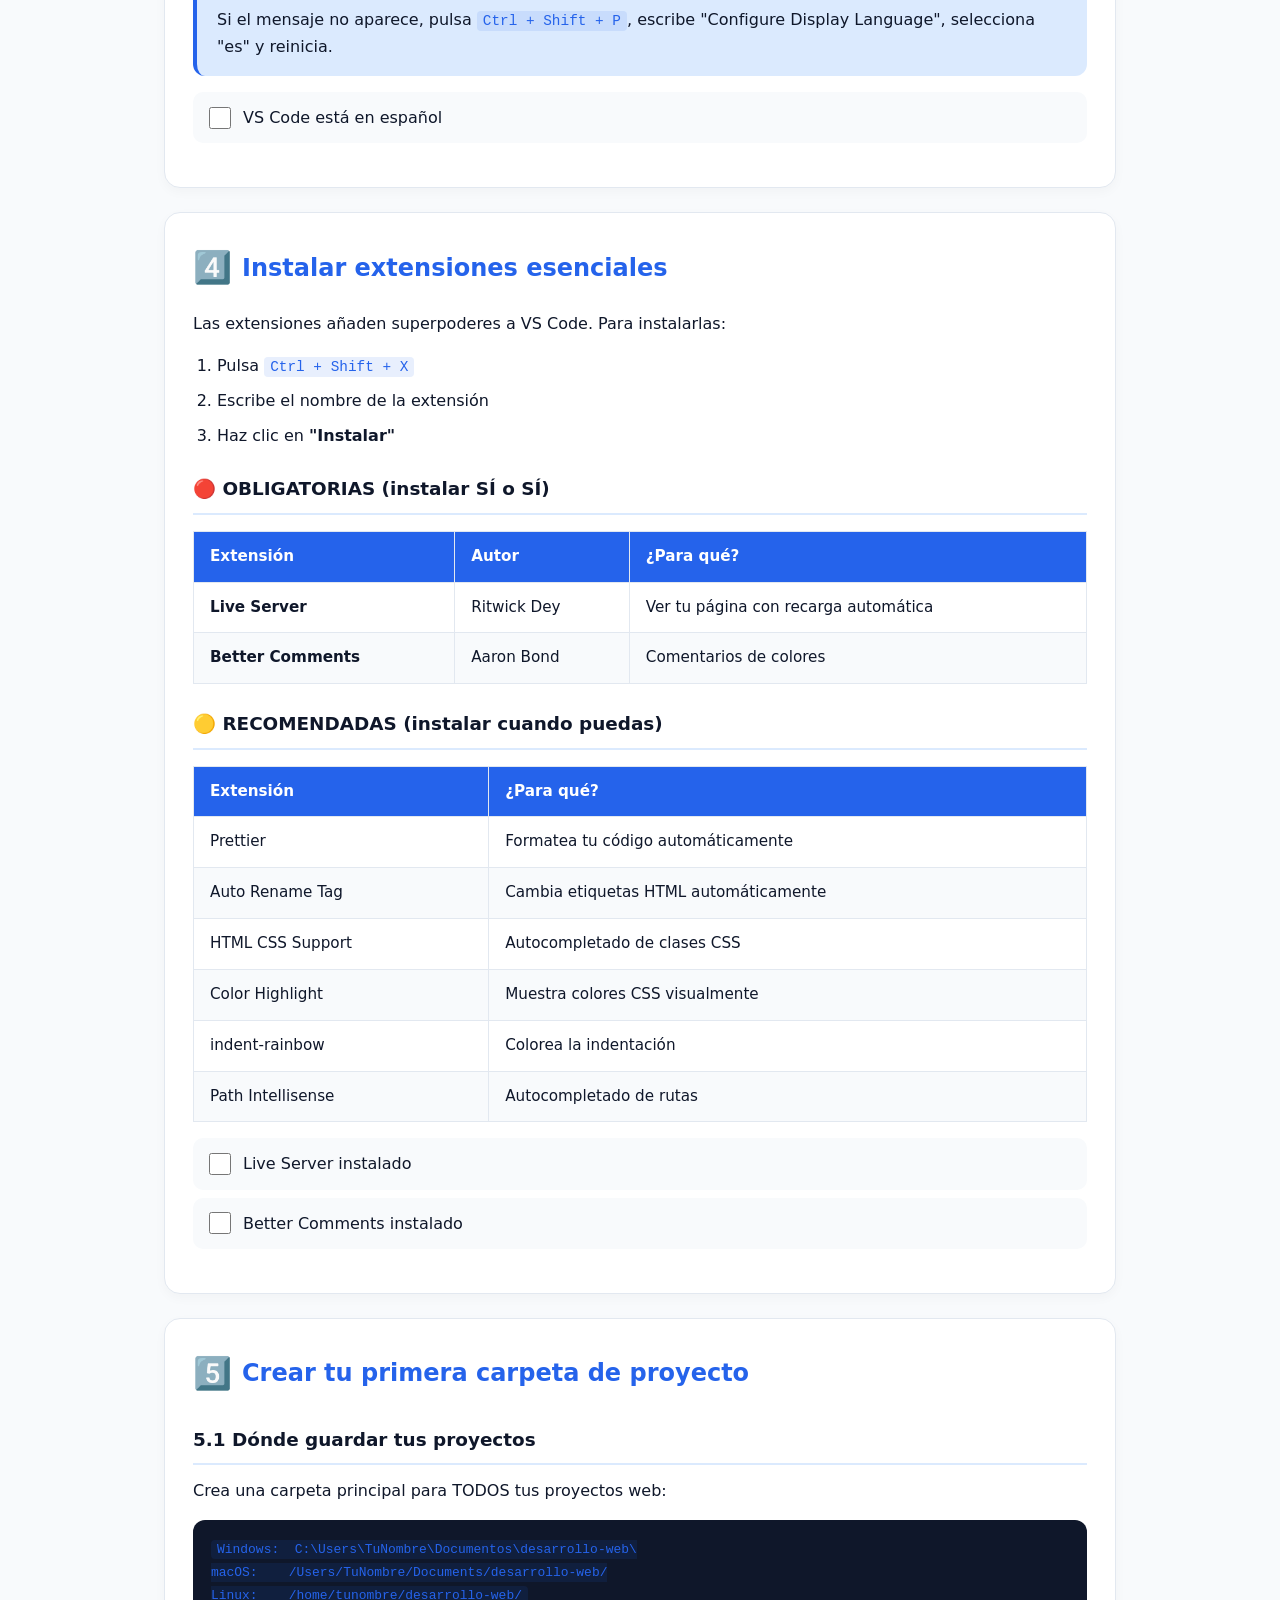
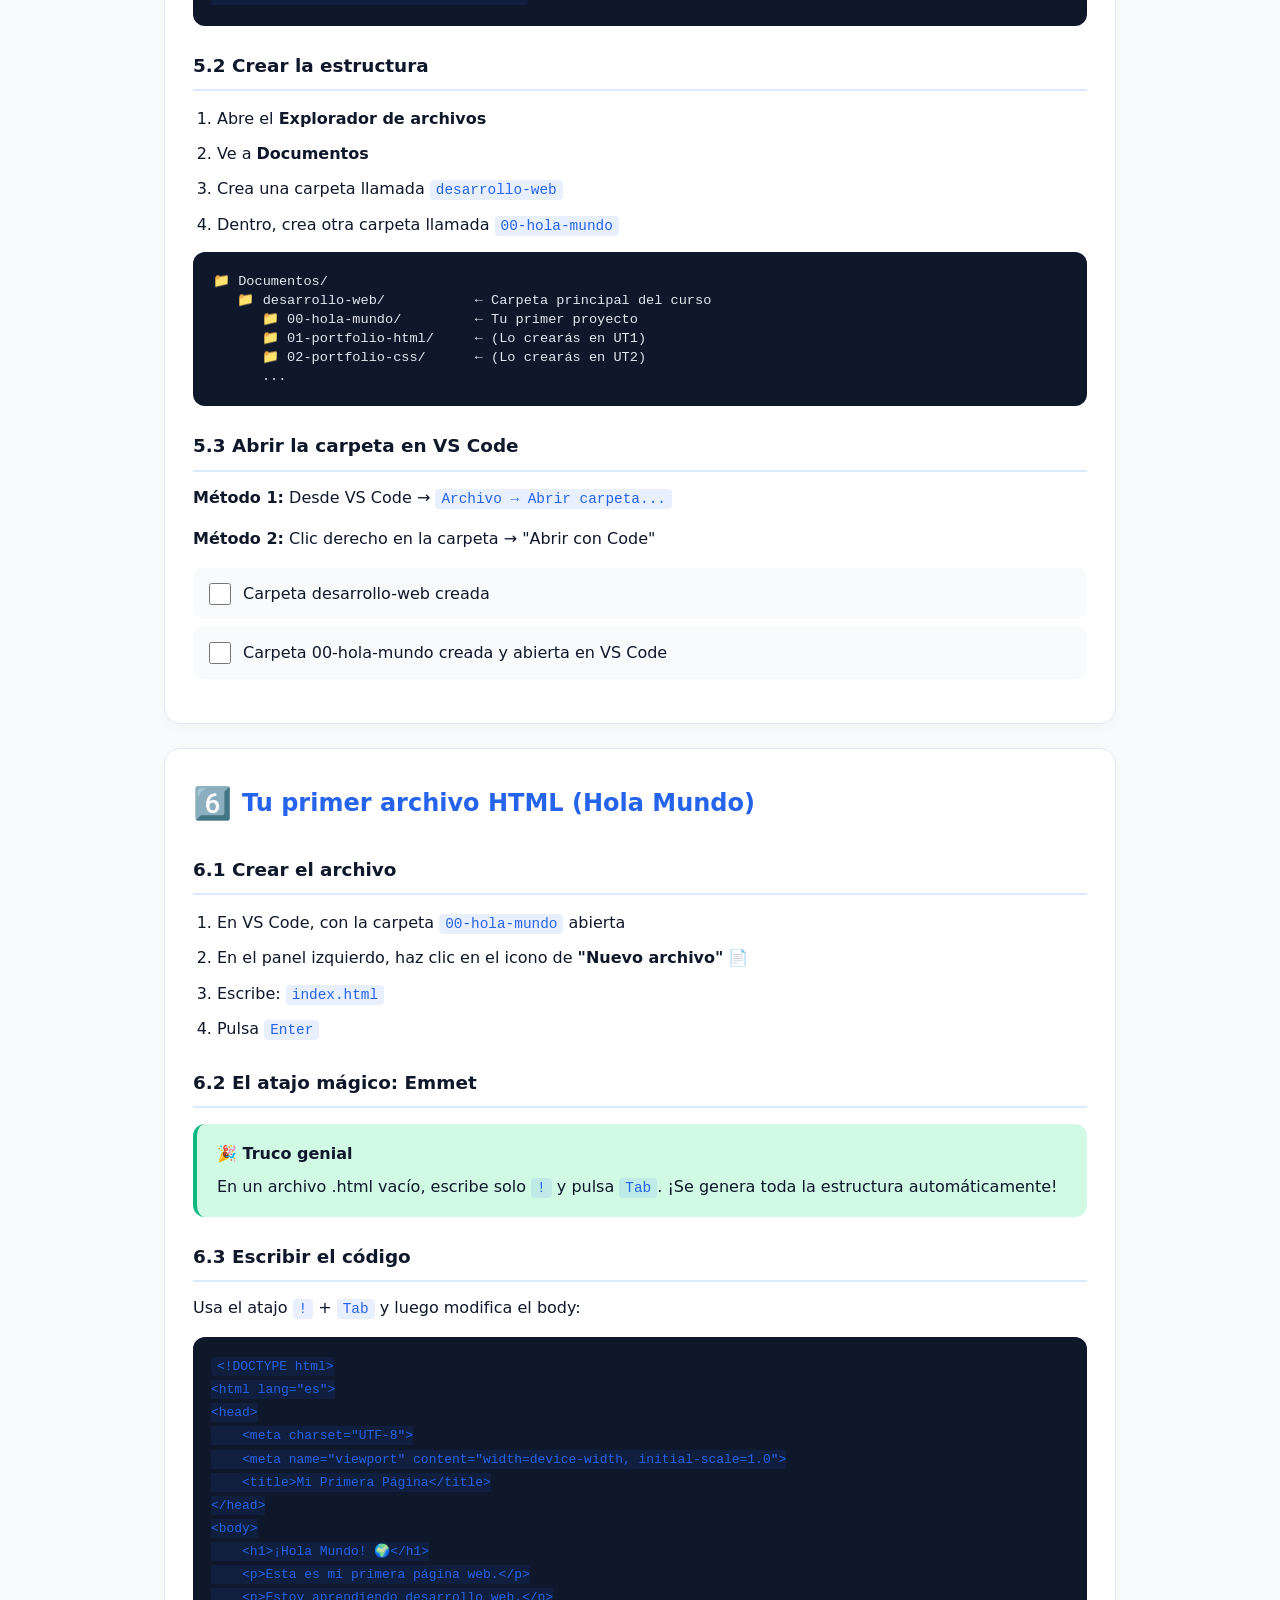
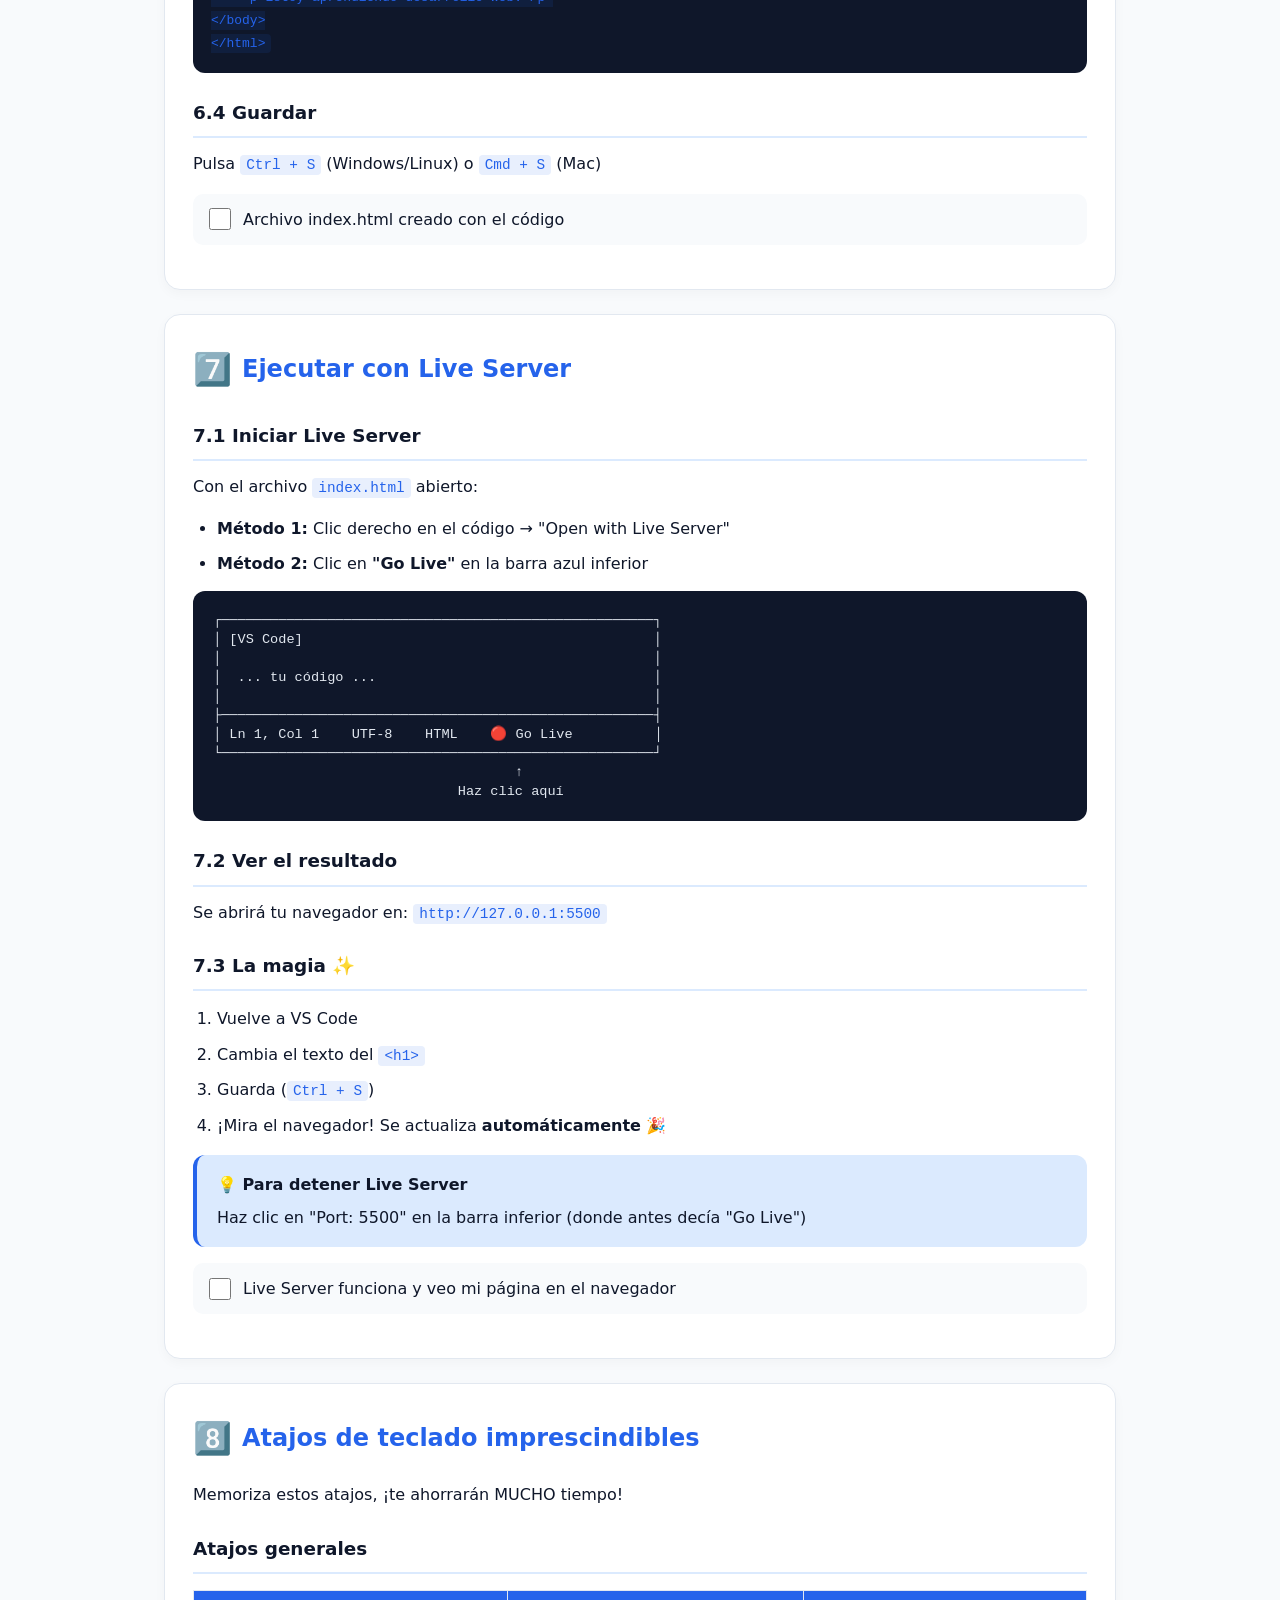
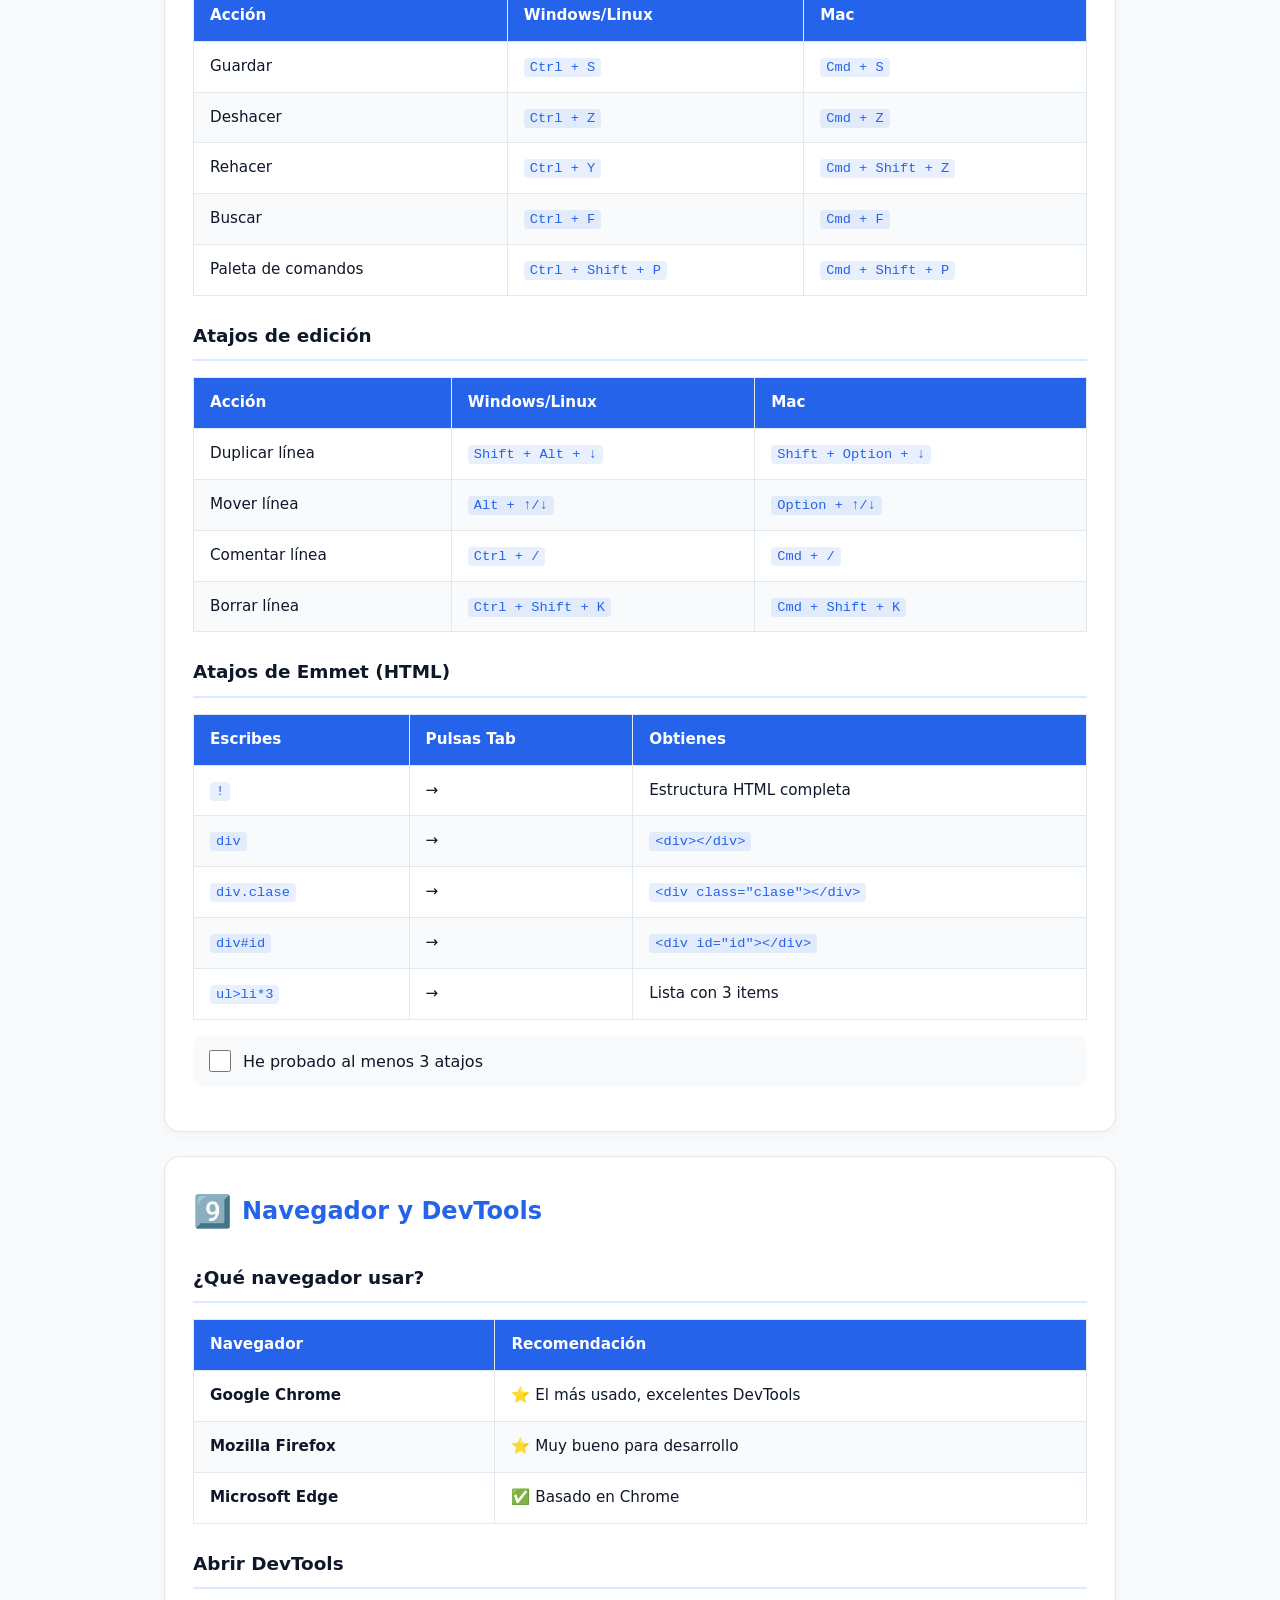
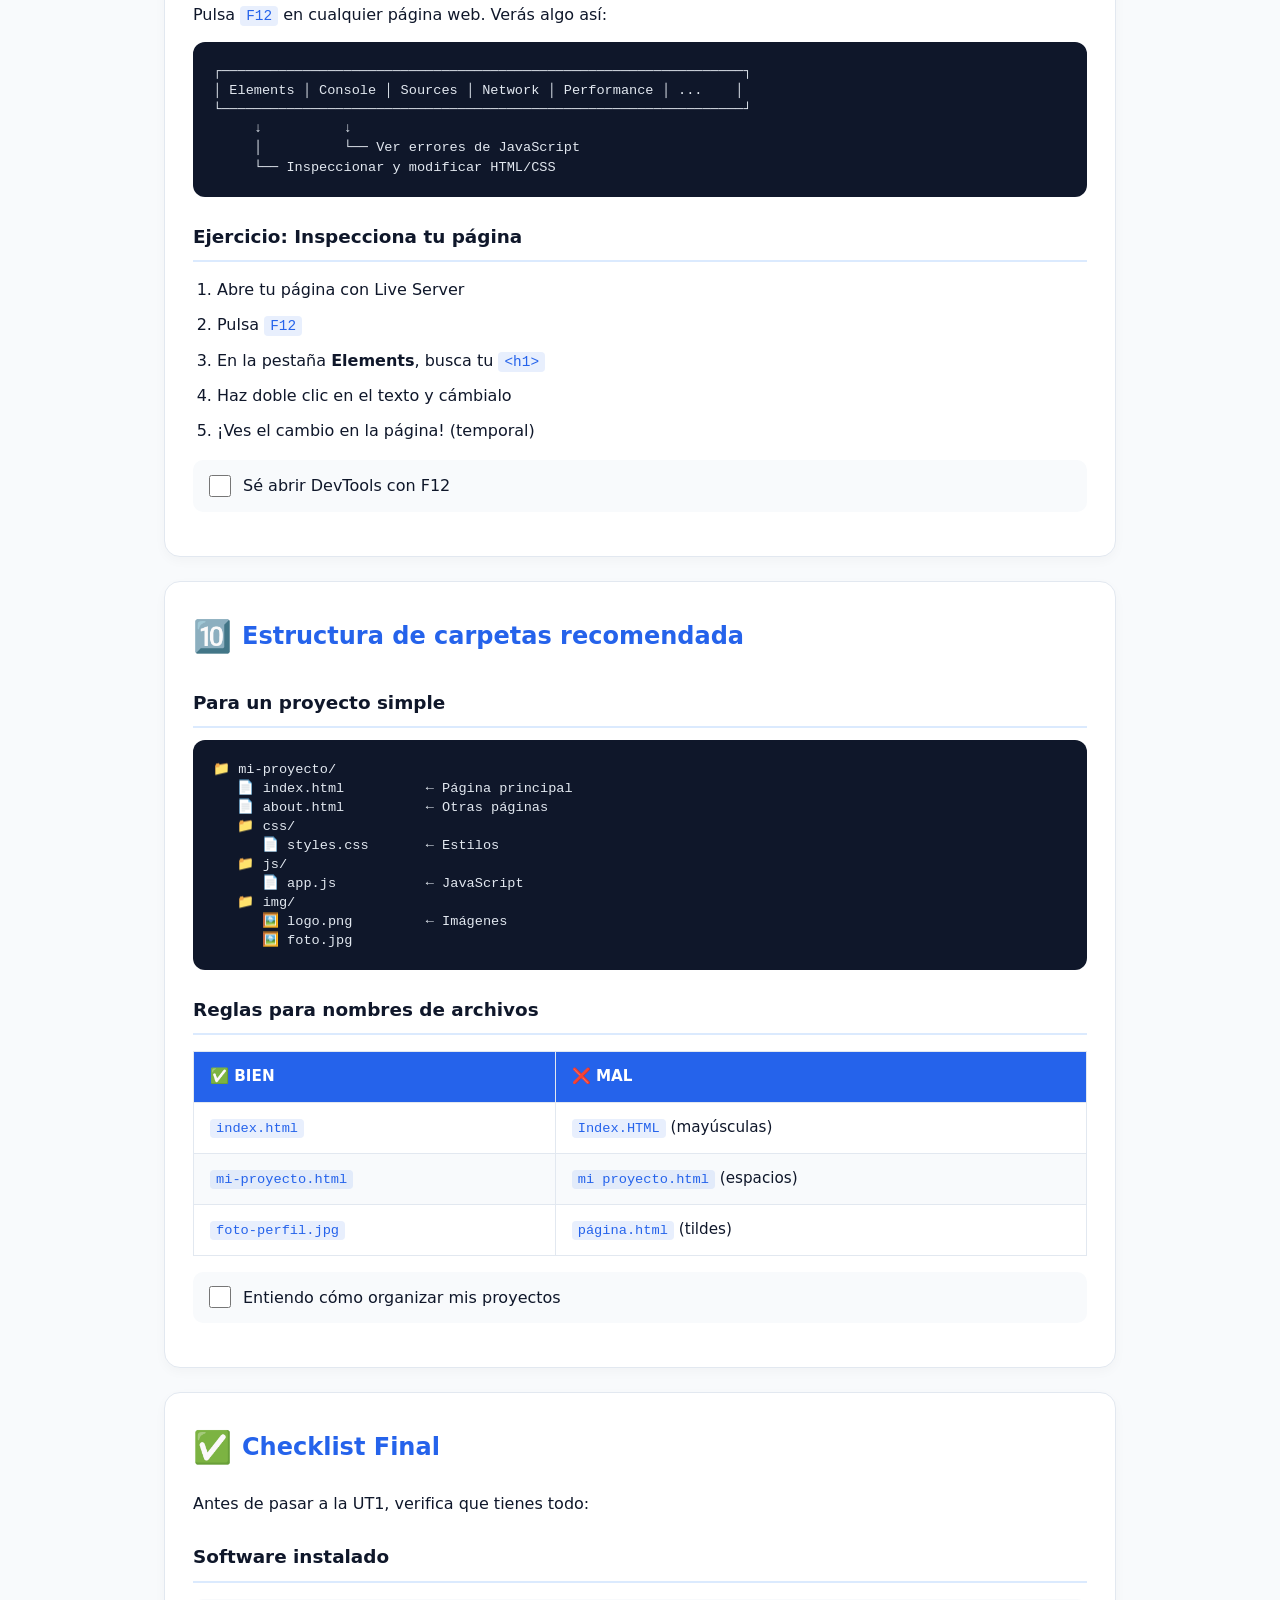
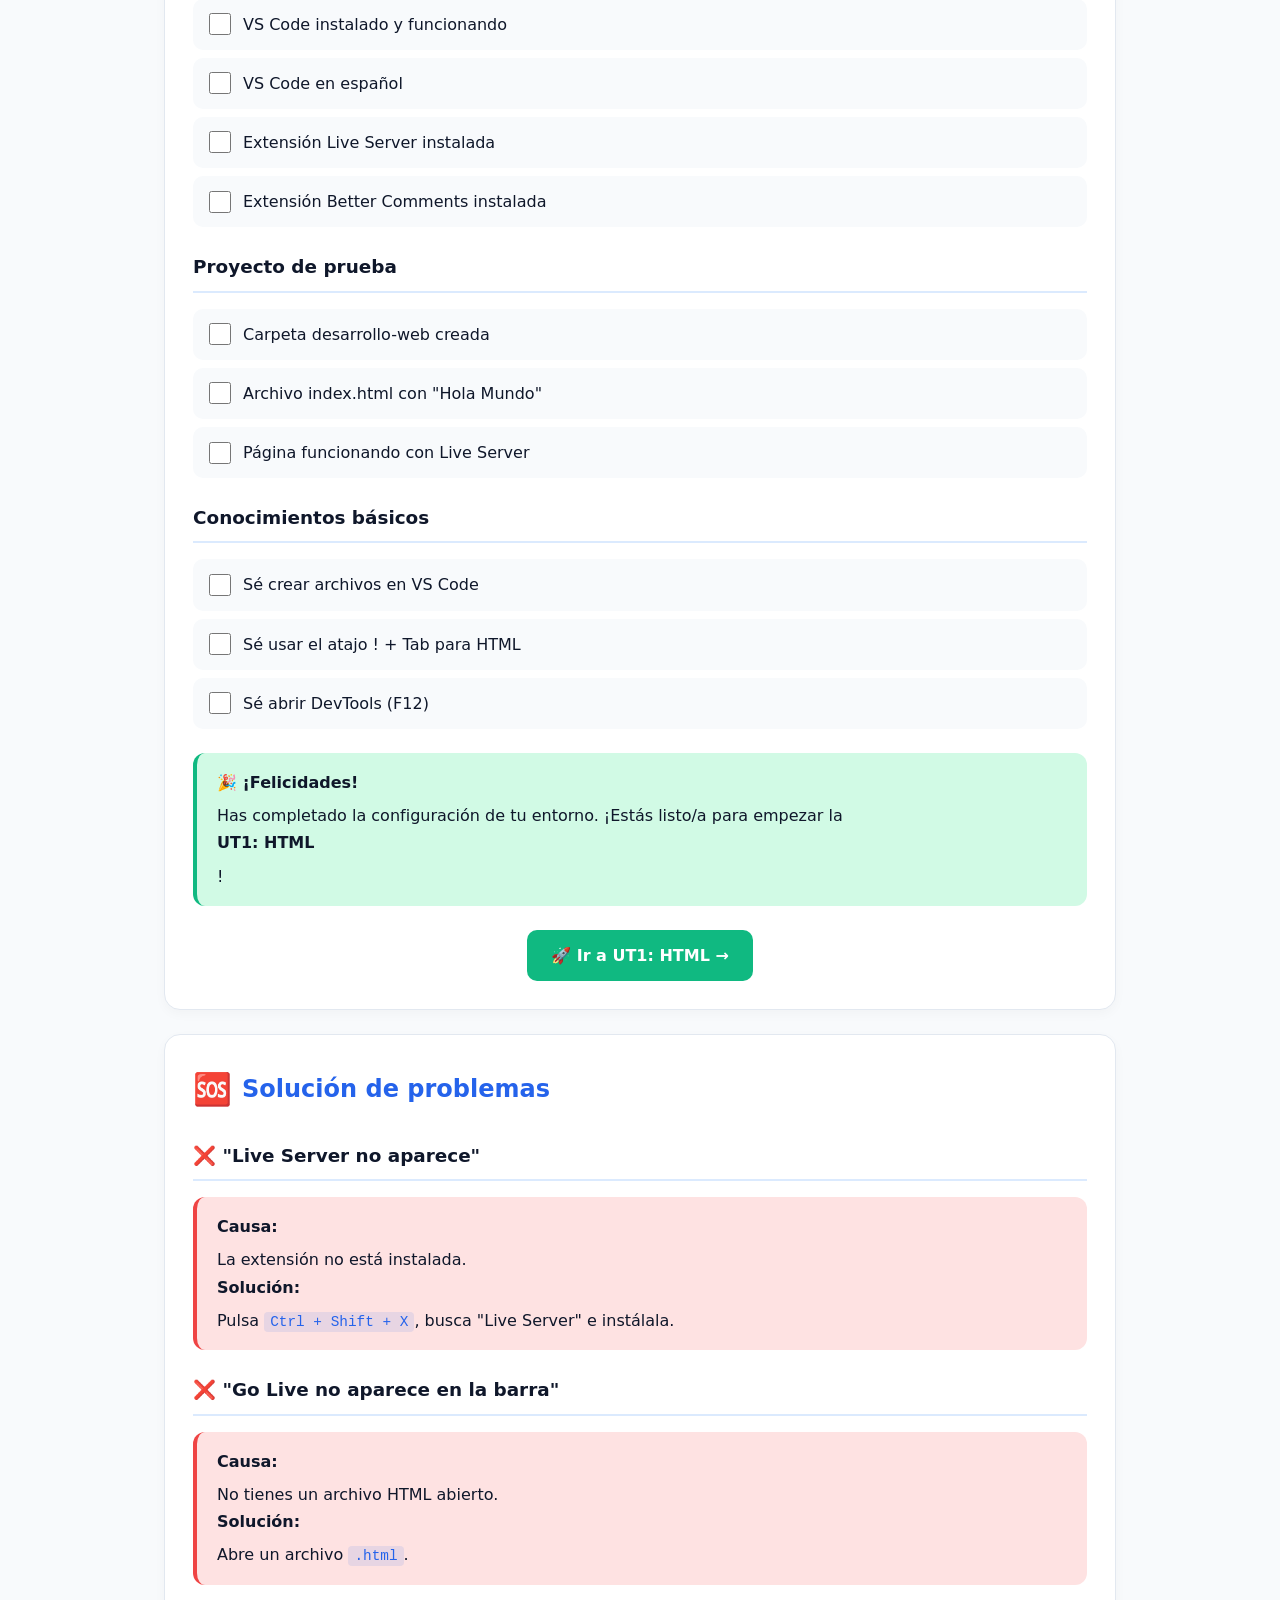
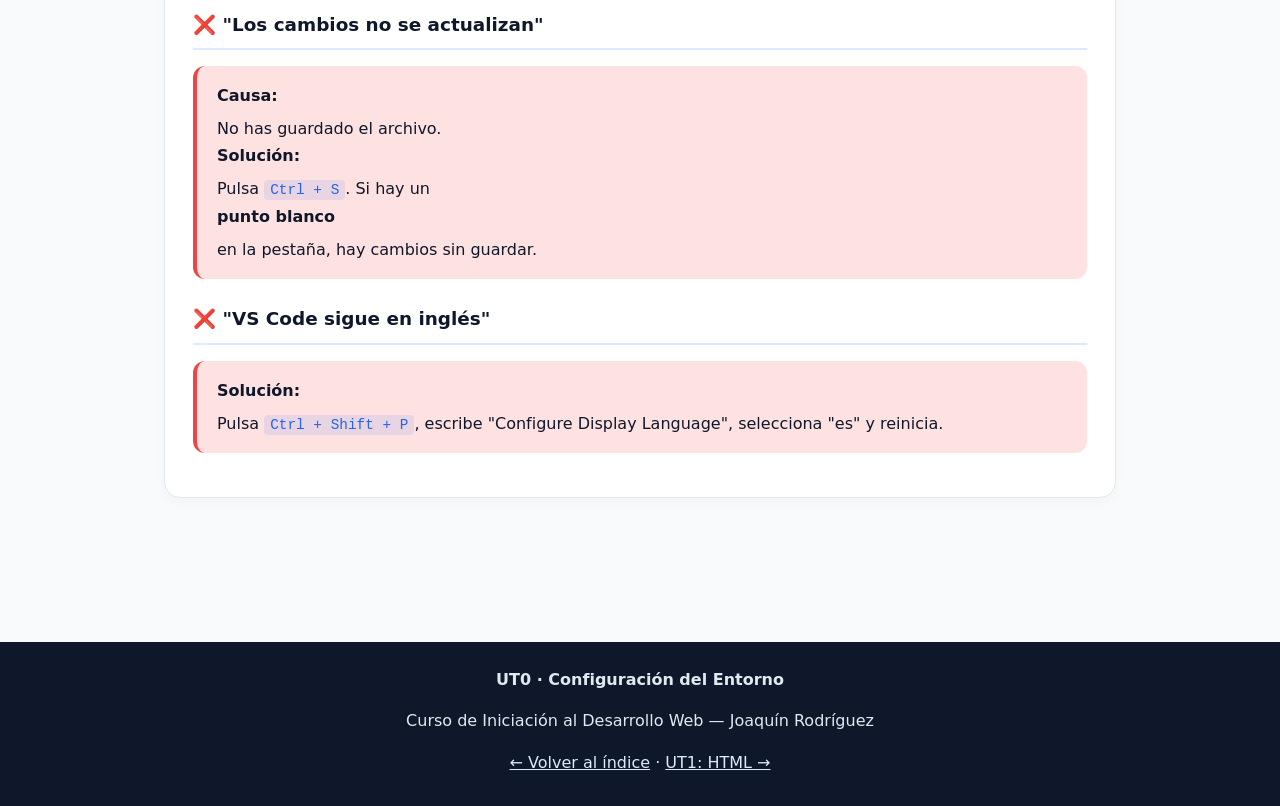
<file: Curso Iniciacion/UT0_Configuracion_Entorno.html>
<!DOCTYPE html>
<html lang="es">
<head>
  <meta charset="UTF-8" />
  <meta name="viewport" content="width=device-width, initial-scale=1.0"/>
  <title>UT0 · Configuración del Entorno de Desarrollo</title>

  <!--
  ╔══════════════════════════════════════════════════════════════════╗
  ║       🛠️ UT0 — CONFIGURACIÓN DEL ENTORNO DE DESARROLLO          ║
  ║       Autor: Joaquín Rodríguez — Nivel: principiante absoluto    ║
  ╚══════════════════════════════════════════════════════════════════╝

  Convención de comentarios (Better Comments):
    ! Importante   → idea clave
    ? Nota         → aclaración útil
    * Ejemplo      → fragmento de referencia
    TODO Alumno    → tarea concreta que tú completas
    ✅ Verificado   → ya lo has hecho

  Objetivo de UT0:
    - Instalar y configurar VS Code
    - Instalar las extensiones esenciales
    - Crear tu primera carpeta de proyecto
    - Ejecutar tu primer "Hola Mundo" con Live Server
    - Conocer los atajos de teclado básicos
  -->

  <style>
    :root {
      --bg: #f8fafc;
      --ink: #0f172a;
      --muted: #64748b;
      --accent: #2563eb;
      --accent-light: #dbeafe;
      --success: #10b981;
      --success-light: #d1fae5;
      --warning: #f59e0b;
      --warning-light: #fef3c7;
      --danger: #ef4444;
      --surface: #ffffff;
      --border: #e2e8f0;
      --code-bg: #0f172a;
      --code-text: #e2e8f0;
    }

    * { box-sizing: border-box; margin: 0; padding: 0; }
    
    body {
      font-family: system-ui, -apple-system, 'Segoe UI', Roboto, sans-serif;
      background: var(--bg);
      color: var(--ink);
      line-height: 1.7;
    }

    /* Header fijo */
    header {
      background: var(--surface);
      border-bottom: 1px solid var(--border);
      padding: 16px 24px;
      position: sticky;
      top: 0;
      z-index: 100;
      box-shadow: 0 2px 8px rgba(0,0,0,0.04);
    }
    header .wrapper {
      max-width: 1000px;
      margin: 0 auto;
      display: flex;
      justify-content: space-between;
      align-items: center;
      flex-wrap: wrap;
      gap: 12px;
    }
    header h1 {
      font-size: 1.4rem;
      color: var(--accent);
    }
    header .meta {
      color: var(--muted);
      font-size: 0.9rem;
    }

    /* Contenido principal */
    main {
      max-width: 1000px;
      margin: 0 auto;
      padding: 32px 24px 80px;
    }

    /* Secciones */
    section {
      background: var(--surface);
      border: 1px solid var(--border);
      border-radius: 16px;
      padding: 28px;
      margin-bottom: 24px;
      box-shadow: 0 4px 12px rgba(0,0,0,0.03);
    }

    h2 {
      font-size: 1.5rem;
      color: var(--accent);
      margin-bottom: 16px;
      display: flex;
      align-items: center;
      gap: 10px;
    }
    h2 .emoji { font-size: 1.3em; }

    h3 {
      font-size: 1.15rem;
      color: var(--ink);
      margin: 24px 0 12px;
      padding-bottom: 8px;
      border-bottom: 2px solid var(--accent-light);
    }

    p { margin-bottom: 14px; }

    /* Listas */
    ul, ol {
      margin: 14px 0 14px 24px;
    }
    li { margin-bottom: 8px; }

    /* Código */
    code {
      background: rgba(37, 99, 235, 0.1);
      color: var(--accent);
      padding: 2px 6px;
      border-radius: 4px;
      font-family: 'Fira Code', 'Consolas', monospace;
      font-size: 0.9em;
    }
    pre {
      background: var(--code-bg);
      color: var(--code-text);
      padding: 18px;
      border-radius: 12px;
      overflow-x: auto;
      margin: 16px 0;
      font-family: 'Fira Code', 'Consolas', monospace;
      font-size: 0.9rem;
      line-height: 1.6;
    }

    /* Tablas */
    table {
      width: 100%;
      border-collapse: collapse;
      margin: 16px 0;
      font-size: 0.95rem;
    }
    th, td {
      padding: 12px 16px;
      text-align: left;
      border: 1px solid var(--border);
    }
    th {
      background: var(--accent);
      color: white;
      font-weight: 600;
    }
    tr:nth-child(even) { background: var(--bg); }
    tr:hover { background: var(--accent-light); }

    /* Cajas de información */
    .info-box {
      padding: 16px 20px;
      border-radius: 12px;
      margin: 16px 0;
    }
    .info-box.tip {
      background: var(--accent-light);
      border-left: 4px solid var(--accent);
    }
    .info-box.warning {
      background: var(--warning-light);
      border-left: 4px solid var(--warning);
    }
    .info-box.success {
      background: var(--success-light);
      border-left: 4px solid var(--success);
    }
    .info-box.danger {
      background: #fee2e2;
      border-left: 4px solid var(--danger);
    }
    .info-box strong {
      display: block;
      margin-bottom: 6px;
    }

    /* Checklist interactivo */
    .checklist {
      list-style: none;
      margin: 16px 0;
      padding: 0;
    }
    .checklist li {
      display: flex;
      align-items: center;
      gap: 12px;
      padding: 12px 16px;
      background: var(--bg);
      border-radius: 10px;
      margin-bottom: 8px;
      cursor: pointer;
      transition: all 0.2s;
    }
    .checklist li:hover {
      background: var(--accent-light);
    }
    .checklist li.checked {
      background: var(--success-light);
      text-decoration: line-through;
      color: var(--muted);
    }
    .checklist input[type="checkbox"] {
      width: 22px;
      height: 22px;
      cursor: pointer;
      accent-color: var(--success);
    }

    /* Diagrama ASCII */
    .ascii-box {
      background: var(--code-bg);
      color: var(--code-text);
      padding: 20px;
      border-radius: 12px;
      font-family: 'Fira Code', 'Consolas', monospace;
      font-size: 0.85rem;
      overflow-x: auto;
      white-space: pre;
      line-height: 1.4;
    }

    /* Botones */
    .btn {
      display: inline-block;
      padding: 12px 24px;
      background: var(--accent);
      color: white;
      border: none;
      border-radius: 10px;
      font-size: 1rem;
      font-weight: 600;
      cursor: pointer;
      text-decoration: none;
      transition: all 0.2s;
    }
    .btn:hover {
      transform: translateY(-2px);
      box-shadow: 0 6px 20px rgba(37, 99, 235, 0.3);
    }
    .btn-success { background: var(--success); }
    .btn-outline {
      background: transparent;
      border: 2px solid var(--accent);
      color: var(--accent);
    }

    /* Progreso */
    .progress-bar {
      width: 100%;
      height: 12px;
      background: var(--border);
      border-radius: 6px;
      overflow: hidden;
      margin: 16px 0;
    }
    .progress-bar .fill {
      height: 100%;
      background: linear-gradient(90deg, var(--accent), var(--success));
      border-radius: 6px;
      transition: width 0.5s ease;
    }

    /* Navegación de pasos */
    .step-nav {
      display: flex;
      gap: 8px;
      flex-wrap: wrap;
      margin-bottom: 24px;
    }
    .step-nav a {
      padding: 8px 16px;
      background: var(--bg);
      color: var(--ink);
      text-decoration: none;
      border-radius: 20px;
      font-size: 0.9rem;
      border: 1px solid var(--border);
      transition: all 0.2s;
    }
    .step-nav a:hover {
      background: var(--accent);
      color: white;
      border-color: var(--accent);
    }

    /* Footer */
    footer {
      background: var(--code-bg);
      color: var(--code-text);
      text-align: center;
      padding: 24px;
      margin-top: 40px;
    }
    footer a { color: var(--accent-light); }

    /* Responsivo */
    @media (max-width: 600px) {
      header h1 { font-size: 1.2rem; }
      section { padding: 20px; }
      table { font-size: 0.85rem; }
      th, td { padding: 8px 10px; }
    }
  </style>
</head>
<body>

  <!-- ! Importante: Esta página guía al alumno paso a paso para dejar listo el entorno antes de empezar el curso. -->
  <!-- ? Nota (docente): Si duplicas esta unidad para otro curso, revisa títulos, número de pasos y enlaces de navegación. -->

  <header>
    <div class="wrapper">
      <div>
        <h1>🛠️ UT0 · Configuración del Entorno</h1>
        <p class="meta">Duración: 45-60 min · Nivel: Principiante</p>
      </div>
      <div>
        <span id="progressText">0/11 completado</span>
      </div>
    </div>
  </header>

  <main>

    <!-- ! Barra de progreso vinculada a todas las checklists de la página (ver script al final). -->
    <!-- TODO Alumno: Si añades o eliminas pasos, revisa que el total de checklist siga teniendo sentido. -->
    <!-- Barra de progreso -->
    <div class="progress-bar">
      <div class="fill" id="progressFill" style="width: 0%"></div>
    </div>

    <!-- Navegación de pasos -->
    <nav class="step-nav">
      <a href="#paso1">1. ¿Qué necesitamos?</a>
      <a href="#paso2">2. Instalar VS Code</a>
      <a href="#paso3">3. Español</a>
      <a href="#paso4">4. Extensiones</a>
      <a href="#paso5">5. Carpeta proyecto</a>
      <a href="#paso6">6. Hola Mundo</a>
      <a href="#paso7">7. Live Server</a>
      <a href="#paso8">8. Atajos</a>
      <a href="#paso9">9. DevTools</a>
      <a href="#paso10">10. Estructura</a>
      <a href="#paso11">11. Checklist</a>
    </nav>

    <!-- INTRODUCCIÓN -->
    <section id="intro">
      <h2><span class="emoji">🎯</span> Objetivo de esta unidad</h2>
      <p>Antes de escribir tu primera línea de código, necesitas <strong>preparar tu entorno de trabajo</strong>. Al terminar esta unidad tendrás:</p>
      <ul>
        <li>✅ <strong>VS Code</strong> instalado y configurado</li>
        <li>✅ <strong>Extensiones esenciales</strong> para desarrollo web</li>
        <li>✅ Tu <strong>primera carpeta de proyecto</strong> organizada</li>
        <li>✅ Un archivo <strong>"Hola Mundo"</strong> funcionando en el navegador</li>
        <li>✅ Conocimiento de los <strong>atajos de teclado</strong> básicos</li>
      </ul>
    </section>

    <!-- ! PASO 1: Presentar las herramientas básicas que usaremos durante todo el curso. -->
    <!-- PASO 1 -->
    <section id="paso1">
      <h2><span class="emoji">1️⃣</span> ¿Qué necesitamos?</h2>
      <p>Para desarrollar páginas web necesitas solo <strong>3 cosas gratuitas</strong>:</p>
      
      <table>
        <thead>
          <tr>
            <th>Herramienta</th>
            <th>¿Para qué?</th>
            <th>¿Dónde conseguirla?</th>
          </tr>
        </thead>
        <tbody>
          <tr>
            <td><strong>Editor de código</strong></td>
            <td>Escribir HTML, CSS, JavaScript</td>
            <td>VS Code (gratis)</td>
          </tr>
          <tr>
            <td><strong>Navegador moderno</strong></td>
            <td>Ver el resultado</td>
            <td>Chrome, Firefox, Edge</td>
          </tr>
          <tr>
            <td><strong>Ganas de aprender</strong></td>
            <td>¡Lo más importante!</td>
            <td>Ya las tienes 😄</td>
          </tr>
        </tbody>
      </table>

      <h3>¿Por qué VS Code?</h3>
      <ul>
        <li>🆓 <strong>Gratuito</strong> y de código abierto</li>
        <li>🚀 <strong>Ligero</strong> pero muy potente</li>
        <li>🧩 <strong>Extensiones</strong> para todo</li>
        <li>🌍 <strong>El más usado</strong> en la industria</li>
        <li>📚 <strong>Mucha documentación</strong> y tutoriales</li>
      </ul>

      <ul class="checklist">
        <li onclick="toggleCheck(this)">
          <input type="checkbox"> Entiendo qué herramientas necesito
        </li>
      </ul>
    </section>

    <!-- ! PASO 2: Descarga e instalación de VS Code. Ideal para hacer en directo con el grupo. -->
    <!-- PASO 2 -->
    <section id="paso2">
      <h2><span class="emoji">2️⃣</span> Instalar Visual Studio Code</h2>
      
      <h3>2.1 Descargar</h3>
      <ol>
        <li>Abre tu navegador</li>
        <li>Ve a: <a href="https://code.visualstudio.com" target="_blank"><strong>https://code.visualstudio.com</strong></a></li>
        <li>Haz clic en el botón grande de descarga</li>
      </ol>

      <a href="https://code.visualstudio.com" target="_blank" class="btn">⬇️ Descargar VS Code</a>

      <h3>2.2 Instalar en Windows</h3>
      <ol>
        <li>Abre el archivo descargado (<code>VSCodeUserSetup-x64-X.XX.X.exe</code>)</li>
        <li>Acepta los términos de licencia</li>
        <li><strong>⚠️ IMPORTANTE:</strong> Marca estas opciones:
          <ul>
            <li>☑️ Agregar "Abrir con Code" al menú contextual de archivos</li>
            <li>☑️ Agregar "Abrir con Code" al menú contextual de directorios</li>
            <li>☑️ Agregar a PATH</li>
          </ul>
        </li>
        <li>Haz clic en "Instalar"</li>
        <li>Al terminar, haz clic en "Finalizar"</li>
      </ol>

      <div class="info-box warning">
        <strong>⚠️ Importante</strong>
        No olvides marcar las opciones del menú contextual. Te permitirán abrir carpetas directamente con clic derecho.
      </div>

      <h3>2.3 Instalar en macOS</h3>
      <ol>
        <li>Abre el archivo <code>.zip</code> descargado</li>
        <li>Arrastra <strong>Visual Studio Code.app</strong> a la carpeta <strong>Aplicaciones</strong></li>
        <li>Abre VS Code desde Aplicaciones</li>
      </ol>

      <h3>2.4 Instalar en Linux (Ubuntu/Debian)</h3>
      <pre><code># Opción 1: Descargar .deb desde la web
sudo dpkg -i code_*.deb

# Opción 2: Usando snap
sudo snap install code --classic</code></pre>

      <ul class="checklist">
        <li onclick="toggleCheck(this)">
          <input type="checkbox"> VS Code está instalado y puedo abrirlo
        </li>
      </ul>
    </section>

    <!-- ? PASO 3: Solo necesario si el alumno prefiere la interfaz en español. -->
    <!-- PASO 3 -->
    <section id="paso3">
      <h2><span class="emoji">3️⃣</span> Configurar VS Code en español</h2>
      
      <ol>
        <li>Pulsa <code>Ctrl + Shift + X</code> (Windows/Linux) o <code>Cmd + Shift + X</code> (Mac)</li>
        <li>Esto abre el panel de <strong>Extensiones</strong></li>
        <li>Escribe: <code>Spanish Language Pack</code></li>
        <li>Busca: <strong>"Spanish Language Pack for Visual Studio Code"</strong> (de Microsoft)</li>
        <li>Haz clic en <strong>"Install"</strong></li>
        <li>Aparecerá un mensaje para cambiar el idioma</li>
        <li>Haz clic en <strong>"Change Language and Restart"</strong></li>
      </ol>

      <div class="info-box tip">
        <strong>💡 Consejo</strong>
        Si el mensaje no aparece, pulsa <code>Ctrl + Shift + P</code>, escribe "Configure Display Language", selecciona "es" y reinicia.
      </div>

      <ul class="checklist">
        <li onclick="toggleCheck(this)">
          <input type="checkbox"> VS Code está en español
        </li>
      </ul>
    </section>

    <!-- * PASO 4: Aquí se presentan las extensiones clave (Live Server, Better Comments, etc.). -->
    <!-- PASO 4 -->
    <section id="paso4">
      <h2><span class="emoji">4️⃣</span> Instalar extensiones esenciales</h2>
      
      <p>Las extensiones añaden superpoderes a VS Code. Para instalarlas:</p>
      <ol>
        <li>Pulsa <code>Ctrl + Shift + X</code></li>
        <li>Escribe el nombre de la extensión</li>
        <li>Haz clic en <strong>"Instalar"</strong></li>
      </ol>

      <h3>🔴 OBLIGATORIAS (instalar SÍ o SÍ)</h3>
      <table>
        <thead>
          <tr>
            <th>Extensión</th>
            <th>Autor</th>
            <th>¿Para qué?</th>
          </tr>
        </thead>
        <tbody>
          <tr>
            <td><strong>Live Server</strong></td>
            <td>Ritwick Dey</td>
            <td>Ver tu página con recarga automática</td>
          </tr>
          <tr>
            <td><strong>Better Comments</strong></td>
            <td>Aaron Bond</td>
            <td>Comentarios de colores</td>
          </tr>
        </tbody>
      </table>

      <h3>🟡 RECOMENDADAS (instalar cuando puedas)</h3>
      <table>
        <thead>
          <tr>
            <th>Extensión</th>
            <th>¿Para qué?</th>
          </tr>
        </thead>
        <tbody>
          <tr><td>Prettier</td><td>Formatea tu código automáticamente</td></tr>
          <tr><td>Auto Rename Tag</td><td>Cambia etiquetas HTML automáticamente</td></tr>
          <tr><td>HTML CSS Support</td><td>Autocompletado de clases CSS</td></tr>
          <tr><td>Color Highlight</td><td>Muestra colores CSS visualmente</td></tr>
          <tr><td>indent-rainbow</td><td>Colorea la indentación</td></tr>
          <tr><td>Path Intellisense</td><td>Autocompletado de rutas</td></tr>
        </tbody>
      </table>

      <ul class="checklist">
        <li onclick="toggleCheck(this)">
          <input type="checkbox"> Live Server instalado
        </li>
        <li onclick="toggleCheck(this)">
          <input type="checkbox"> Better Comments instalado
        </li>
      </ul>
    </section>

    <!-- TODO Alumno: Crea realmente la carpeta de proyecto en tu equipo antes de seguir leyendo. -->
    <!-- PASO 5 -->
    <section id="paso5">
      <h2><span class="emoji">5️⃣</span> Crear tu primera carpeta de proyecto</h2>
      
      <h3>5.1 Dónde guardar tus proyectos</h3>
      <p>Crea una carpeta principal para TODOS tus proyectos web:</p>
      
      <pre><code>Windows:  C:\Users\TuNombre\Documentos\desarrollo-web\
macOS:    /Users/TuNombre/Documents/desarrollo-web/
Linux:    /home/tunombre/desarrollo-web/</code></pre>

      <h3>5.2 Crear la estructura</h3>
      <ol>
        <li>Abre el <strong>Explorador de archivos</strong></li>
        <li>Ve a <strong>Documentos</strong></li>
        <li>Crea una carpeta llamada <code>desarrollo-web</code></li>
        <li>Dentro, crea otra carpeta llamada <code>00-hola-mundo</code></li>
      </ol>

      <div class="ascii-box">📁 Documentos/
   📁 desarrollo-web/           ← Carpeta principal del curso
      📁 00-hola-mundo/         ← Tu primer proyecto
      📁 01-portfolio-html/     ← (Lo crearás en UT1)
      📁 02-portfolio-css/      ← (Lo crearás en UT2)
      ...</div>

      <h3>5.3 Abrir la carpeta en VS Code</h3>
      <p><strong>Método 1:</strong> Desde VS Code → <code>Archivo → Abrir carpeta...</code></p>
      <p><strong>Método 2:</strong> Clic derecho en la carpeta → "Abrir con Code"</p>

      <ul class="checklist">
        <li onclick="toggleCheck(this)">
          <input type="checkbox"> Carpeta desarrollo-web creada
        </li>
        <li onclick="toggleCheck(this)">
          <input type="checkbox"> Carpeta 00-hola-mundo creada y abierta en VS Code
        </li>
      </ul>
    </section>

    <!-- * PASO 6: Primer archivo HTML \"Hola Mundo\" que luego probaremos con Live Server. -->
    <!-- PASO 6 -->
    <section id="paso6">
      <h2><span class="emoji">6️⃣</span> Tu primer archivo HTML (Hola Mundo)</h2>
      
      <h3>6.1 Crear el archivo</h3>
      <ol>
        <li>En VS Code, con la carpeta <code>00-hola-mundo</code> abierta</li>
        <li>En el panel izquierdo, haz clic en el icono de <strong>"Nuevo archivo"</strong> 📄</li>
        <li>Escribe: <code>index.html</code></li>
        <li>Pulsa <code>Enter</code></li>
      </ol>

      <h3>6.2 El atajo mágico: Emmet</h3>
      <div class="info-box success">
        <strong>🎉 Truco genial</strong>
        En un archivo .html vacío, escribe solo <code>!</code> y pulsa <code>Tab</code>. ¡Se genera toda la estructura automáticamente!
      </div>

      <h3>6.3 Escribir el código</h3>
      <p>Usa el atajo <code>!</code> + <code>Tab</code> y luego modifica el body:</p>

      <pre><code>&lt;!DOCTYPE html&gt;
&lt;html lang="es"&gt;
&lt;head&gt;
    &lt;meta charset="UTF-8"&gt;
    &lt;meta name="viewport" content="width=device-width, initial-scale=1.0"&gt;
    &lt;title&gt;Mi Primera Página&lt;/title&gt;
&lt;/head&gt;
&lt;body&gt;
    &lt;h1&gt;¡Hola Mundo! 🌍&lt;/h1&gt;
    &lt;p&gt;Esta es mi primera página web.&lt;/p&gt;
    &lt;p&gt;Estoy aprendiendo desarrollo web.&lt;/p&gt;
&lt;/body&gt;
&lt;/html&gt;</code></pre>

      <h3>6.4 Guardar</h3>
      <p>Pulsa <code>Ctrl + S</code> (Windows/Linux) o <code>Cmd + S</code> (Mac)</p>

      <ul class="checklist">
        <li onclick="toggleCheck(this)">
          <input type="checkbox"> Archivo index.html creado con el código
        </li>
      </ul>
    </section>

    <!-- ! PASO 7: Asegúrate de que todos ven y usan el botón \"Go Live\" en VS Code. -->
    <!-- PASO 7 -->
    <section id="paso7">
      <h2><span class="emoji">7️⃣</span> Ejecutar con Live Server</h2>
      
      <h3>7.1 Iniciar Live Server</h3>
      <p>Con el archivo <code>index.html</code> abierto:</p>
      <ul>
        <li><strong>Método 1:</strong> Clic derecho en el código → "Open with Live Server"</li>
        <li><strong>Método 2:</strong> Clic en <strong>"Go Live"</strong> en la barra azul inferior</li>
      </ul>

      <div class="ascii-box">┌─────────────────────────────────────────────────────┐
│ [VS Code]                                           │
│                                                     │
│  ... tu código ...                                  │
│                                                     │
├─────────────────────────────────────────────────────┤
│ Ln 1, Col 1    UTF-8    HTML    🔴 Go Live          │
└─────────────────────────────────────────────────────┘
                                     ↑
                              Haz clic aquí</div>

      <h3>7.2 Ver el resultado</h3>
      <p>Se abrirá tu navegador en: <code>http://127.0.0.1:5500</code></p>

      <h3>7.3 La magia ✨</h3>
      <ol>
        <li>Vuelve a VS Code</li>
        <li>Cambia el texto del <code>&lt;h1&gt;</code></li>
        <li>Guarda (<code>Ctrl + S</code>)</li>
        <li>¡Mira el navegador! Se actualiza <strong>automáticamente</strong> 🎉</li>
      </ol>

      <div class="info-box tip">
        <strong>💡 Para detener Live Server</strong>
        Haz clic en "Port: 5500" en la barra inferior (donde antes decía "Go Live")
      </div>

      <ul class="checklist">
        <li onclick="toggleCheck(this)">
          <input type="checkbox"> Live Server funciona y veo mi página en el navegador
        </li>
      </ul>
    </section>

    <!-- ? PASO 8: Buen momento para que practiquen atajos escribiendo texto libre en el editor. -->
    <!-- PASO 8 -->
    <section id="paso8">
      <h2><span class="emoji">8️⃣</span> Atajos de teclado imprescindibles</h2>
      
      <p>Memoriza estos atajos, ¡te ahorrarán MUCHO tiempo!</p>

      <h3>Atajos generales</h3>
      <table>
        <thead>
          <tr><th>Acción</th><th>Windows/Linux</th><th>Mac</th></tr>
        </thead>
        <tbody>
          <tr><td>Guardar</td><td><code>Ctrl + S</code></td><td><code>Cmd + S</code></td></tr>
          <tr><td>Deshacer</td><td><code>Ctrl + Z</code></td><td><code>Cmd + Z</code></td></tr>
          <tr><td>Rehacer</td><td><code>Ctrl + Y</code></td><td><code>Cmd + Shift + Z</code></td></tr>
          <tr><td>Buscar</td><td><code>Ctrl + F</code></td><td><code>Cmd + F</code></td></tr>
          <tr><td>Paleta de comandos</td><td><code>Ctrl + Shift + P</code></td><td><code>Cmd + Shift + P</code></td></tr>
        </tbody>
      </table>

      <h3>Atajos de edición</h3>
      <table>
        <thead>
          <tr><th>Acción</th><th>Windows/Linux</th><th>Mac</th></tr>
        </thead>
        <tbody>
          <tr><td>Duplicar línea</td><td><code>Shift + Alt + ↓</code></td><td><code>Shift + Option + ↓</code></td></tr>
          <tr><td>Mover línea</td><td><code>Alt + ↑/↓</code></td><td><code>Option + ↑/↓</code></td></tr>
          <tr><td>Comentar línea</td><td><code>Ctrl + /</code></td><td><code>Cmd + /</code></td></tr>
          <tr><td>Borrar línea</td><td><code>Ctrl + Shift + K</code></td><td><code>Cmd + Shift + K</code></td></tr>
        </tbody>
      </table>

      <h3>Atajos de Emmet (HTML)</h3>
      <table>
        <thead>
          <tr><th>Escribes</th><th>Pulsas Tab</th><th>Obtienes</th></tr>
        </thead>
        <tbody>
          <tr><td><code>!</code></td><td>→</td><td>Estructura HTML completa</td></tr>
          <tr><td><code>div</code></td><td>→</td><td><code>&lt;div&gt;&lt;/div&gt;</code></td></tr>
          <tr><td><code>div.clase</code></td><td>→</td><td><code>&lt;div class="clase"&gt;&lt;/div&gt;</code></td></tr>
          <tr><td><code>div#id</code></td><td>→</td><td><code>&lt;div id="id"&gt;&lt;/div&gt;</code></td></tr>
          <tr><td><code>ul&gt;li*3</code></td><td>→</td><td>Lista con 3 items</td></tr>
        </tbody>
      </table>

      <ul class="checklist">
        <li onclick="toggleCheck(this)">
          <input type="checkbox"> He probado al menos 3 atajos
        </li>
      </ul>
    </section>

    <!-- * PASO 9: Mostrar cómo inspeccionar elementos y modificar estilos en DevTools en tiempo real. -->
    <!-- PASO 9 -->
    <section id="paso9">
      <h2><span class="emoji">9️⃣</span> Navegador y DevTools</h2>
      
      <h3>¿Qué navegador usar?</h3>
      <table>
        <thead>
          <tr><th>Navegador</th><th>Recomendación</th></tr>
        </thead>
        <tbody>
          <tr><td><strong>Google Chrome</strong></td><td>⭐ El más usado, excelentes DevTools</td></tr>
          <tr><td><strong>Mozilla Firefox</strong></td><td>⭐ Muy bueno para desarrollo</td></tr>
          <tr><td><strong>Microsoft Edge</strong></td><td>✅ Basado en Chrome</td></tr>
        </tbody>
      </table>

      <h3>Abrir DevTools</h3>
      <p>Pulsa <code>F12</code> en cualquier página web. Verás algo así:</p>

      <div class="ascii-box">┌────────────────────────────────────────────────────────────────┐
│ Elements │ Console │ Sources │ Network │ Performance │ ...    │
└────────────────────────────────────────────────────────────────┘
     ↓          ↓
     │          └── Ver errores de JavaScript
     └── Inspeccionar y modificar HTML/CSS</div>

      <h3>Ejercicio: Inspecciona tu página</h3>
      <ol>
        <li>Abre tu página con Live Server</li>
        <li>Pulsa <code>F12</code></li>
        <li>En la pestaña <strong>Elements</strong>, busca tu <code>&lt;h1&gt;</code></li>
        <li>Haz doble clic en el texto y cámbialo</li>
        <li>¡Ves el cambio en la página! (temporal)</li>
      </ol>

      <ul class="checklist">
        <li onclick="toggleCheck(this)">
          <input type="checkbox"> Sé abrir DevTools con F12
        </li>
      </ul>
    </section>

    <!-- PASO 10 -->
    <section id="paso10">
      <h2><span class="emoji">🔟</span> Estructura de carpetas recomendada</h2>
      
      <h3>Para un proyecto simple</h3>
      <div class="ascii-box">📁 mi-proyecto/
   📄 index.html          ← Página principal
   📄 about.html          ← Otras páginas
   📁 css/
      📄 styles.css       ← Estilos
   📁 js/
      📄 app.js           ← JavaScript
   📁 img/
      🖼️ logo.png         ← Imágenes
      🖼️ foto.jpg</div>

      <h3>Reglas para nombres de archivos</h3>
      <table>
        <thead>
          <tr><th>✅ BIEN</th><th>❌ MAL</th></tr>
        </thead>
        <tbody>
          <tr><td><code>index.html</code></td><td><code>Index.HTML</code> (mayúsculas)</td></tr>
          <tr><td><code>mi-proyecto.html</code></td><td><code>mi proyecto.html</code> (espacios)</td></tr>
          <tr><td><code>foto-perfil.jpg</code></td><td><code>página.html</code> (tildes)</td></tr>
        </tbody>
      </table>

      <ul class="checklist">
        <li onclick="toggleCheck(this)">
          <input type="checkbox"> Entiendo cómo organizar mis proyectos
        </li>
      </ul>
    </section>

    <!-- TODO Alumno: Dibuja en papel la estructura de carpetas de tu primer proyecto antes de continuar. -->
    <!-- PASO 11 - CHECKLIST FINAL -->
    <section id="paso11">
      <h2><span class="emoji">✅</span> Checklist Final</h2>
      
      <p>Antes de pasar a la UT1, verifica que tienes todo:</p>

      <h3>Software instalado</h3>
      <ul class="checklist">
        <li onclick="toggleCheck(this)">
          <input type="checkbox"> VS Code instalado y funcionando
        </li>
        <li onclick="toggleCheck(this)">
          <input type="checkbox"> VS Code en español
        </li>
        <li onclick="toggleCheck(this)">
          <input type="checkbox"> Extensión Live Server instalada
        </li>
        <li onclick="toggleCheck(this)">
          <input type="checkbox"> Extensión Better Comments instalada
        </li>
      </ul>

      <h3>Proyecto de prueba</h3>
      <ul class="checklist">
        <li onclick="toggleCheck(this)">
          <input type="checkbox"> Carpeta desarrollo-web creada
        </li>
        <li onclick="toggleCheck(this)">
          <input type="checkbox"> Archivo index.html con "Hola Mundo"
        </li>
        <li onclick="toggleCheck(this)">
          <input type="checkbox"> Página funcionando con Live Server
        </li>
      </ul>

      <h3>Conocimientos básicos</h3>
      <ul class="checklist">
        <li onclick="toggleCheck(this)">
          <input type="checkbox"> Sé crear archivos en VS Code
        </li>
        <li onclick="toggleCheck(this)">
          <input type="checkbox"> Sé usar el atajo ! + Tab para HTML
        </li>
        <li onclick="toggleCheck(this)">
          <input type="checkbox"> Sé abrir DevTools (F12)
        </li>
      </ul>

      <div class="info-box success" style="margin-top: 24px;">
        <strong>🎉 ¡Felicidades!</strong>
        Has completado la configuración de tu entorno. ¡Estás listo/a para empezar la <strong>UT1: HTML</strong>!
      </div>

      <div style="text-align: center; margin-top: 24px;">
        <a href="#" class="btn btn-success">🚀 Ir a UT1: HTML →</a>
      </div>
    </section>

    <!-- SOLUCIÓN DE PROBLEMAS -->
    <section id="problemas">
      <h2><span class="emoji">🆘</span> Solución de problemas</h2>
      
      <h3>❌ "Live Server no aparece"</h3>
      <div class="info-box danger">
        <strong>Causa:</strong> La extensión no está instalada.<br>
        <strong>Solución:</strong> Pulsa <code>Ctrl + Shift + X</code>, busca "Live Server" e instálala.
      </div>

      <h3>❌ "Go Live no aparece en la barra"</h3>
      <div class="info-box danger">
        <strong>Causa:</strong> No tienes un archivo HTML abierto.<br>
        <strong>Solución:</strong> Abre un archivo <code>.html</code>.
      </div>

      <h3>❌ "Los cambios no se actualizan"</h3>
      <div class="info-box danger">
        <strong>Causa:</strong> No has guardado el archivo.<br>
        <strong>Solución:</strong> Pulsa <code>Ctrl + S</code>. Si hay un <strong>punto blanco</strong> en la pestaña, hay cambios sin guardar.
      </div>

      <h3>❌ "VS Code sigue en inglés"</h3>
      <div class="info-box danger">
        <strong>Solución:</strong> Pulsa <code>Ctrl + Shift + P</code>, escribe "Configure Display Language", selecciona "es" y reinicia.
      </div>
    </section>

  </main>

  <footer>
    <p><strong>UT0 · Configuración del Entorno</strong></p>
    <p>Curso de Iniciación al Desarrollo Web — Joaquín Rodríguez</p>
    <p style="margin-top: 8px;">
      <a href="#">← Volver al índice</a> · 
      <a href="#">UT1: HTML →</a>
    </p>
  </footer>

  <!-- ? Nota técnica: El progreso se guarda en localStorage bajo la clave "ut0-progress". -->

  <script>
    // Función para marcar/desmarcar checklist
    function toggleCheck(li) {
      const checkbox = li.querySelector('input[type="checkbox"]');
      checkbox.checked = !checkbox.checked;
      li.classList.toggle('checked', checkbox.checked);
      updateProgress();
    }

    // Actualizar barra de progreso
    function updateProgress() {
      const checkboxes = document.querySelectorAll('.checklist input[type="checkbox"]');
      const total = checkboxes.length;
      const checked = document.querySelectorAll('.checklist input[type="checkbox"]:checked').length;
      const percentage = Math.round((checked / total) * 100);
      
      document.getElementById('progressFill').style.width = percentage + '%';
      document.getElementById('progressText').textContent = checked + '/' + total + ' completado';
      
      // Guardar en localStorage
      const state = {};
      checkboxes.forEach((cb, i) => {
        state[i] = cb.checked;
      });
      localStorage.setItem('ut0-progress', JSON.stringify(state));
    }

    // Cargar progreso guardado
    function loadProgress() {
      const saved = localStorage.getItem('ut0-progress');
      if (saved) {
        const state = JSON.parse(saved);
        const checkboxes = document.querySelectorAll('.checklist input[type="checkbox"]');
        checkboxes.forEach((cb, i) => {
          if (state[i]) {
            cb.checked = true;
            cb.closest('li').classList.add('checked');
          }
        });
        updateProgress();
      }
    }

    // Inicializar
    loadProgress();
  </script>

</body>
</html>
</file>
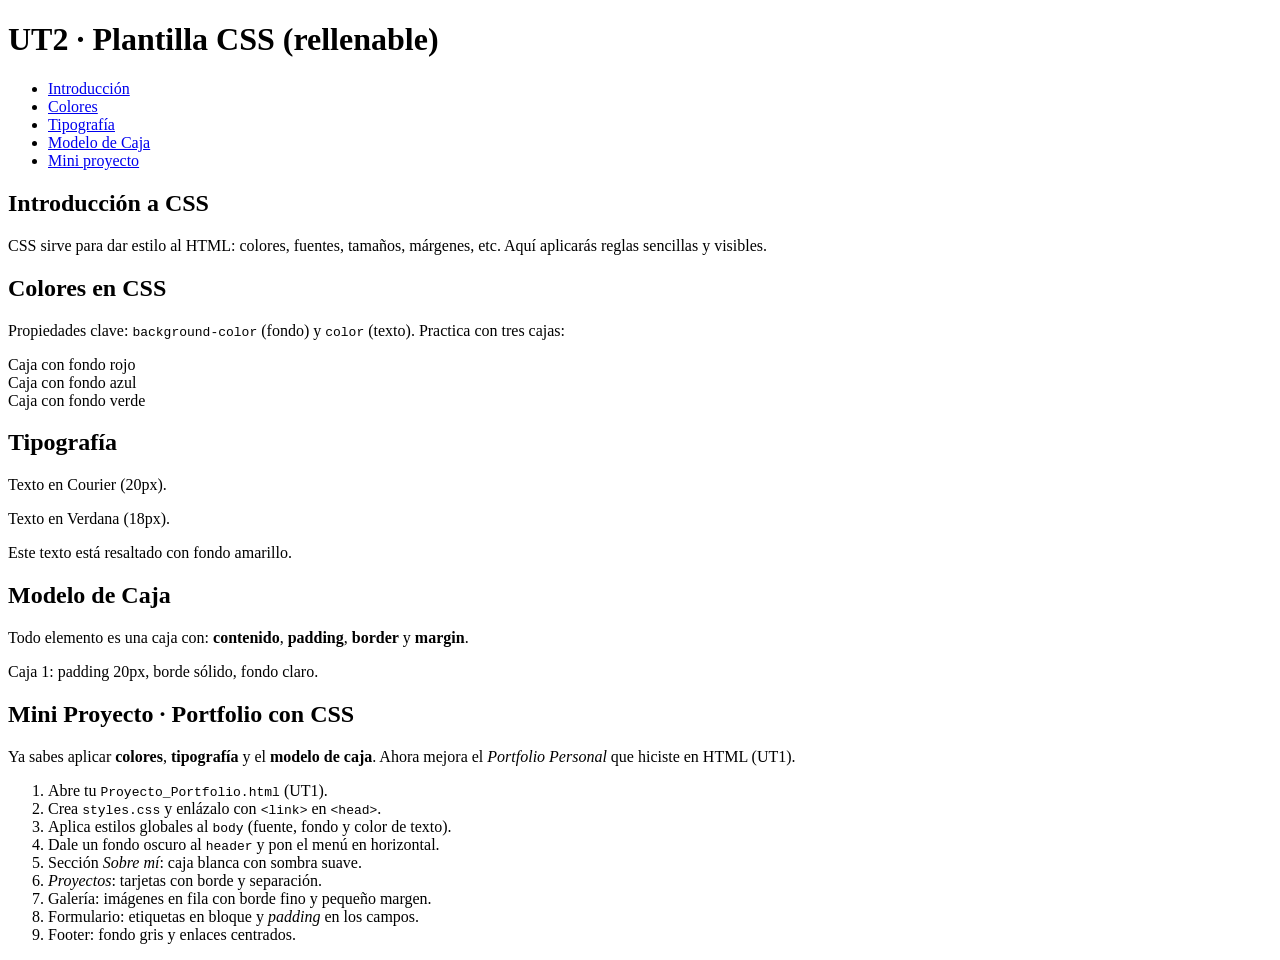
<file: Curso Iniciacion/UT2_Plantilla_CSS_Rellenable.html>
<!DOCTYPE html>
<html lang="es">
<head>
  <meta charset="UTF-8" />
  <meta name="viewport" content="width=device-width, initial-scale=1.0"/>
  <title>UT2 · Plantilla CSS Rellenable (Ejemplo)</title>

  <!--
  ╔══════════════════════════════════════════════════════════════════╗
  ║         🧑‍🏫 CLASE CSS · PLANTILLA GUIADA (RELLENABLE)           ║
  ║         Autor: Joaquín — Nivel: iniciación                       ║
  ╚══════════════════════════════════════════════════════════════════╝

  Convención de comentarios (Better Comments):
    ! Importante   → idea clave
    ? Nota         → aclaración útil
    * Ejemplo      → fragmento de referencia
    TODO Alumno    → tarea concreta que tú completas
    ✅ Solución     → propuesta (comentada) para comparar

  Objetivo de UT2 (CSS):
    - Ver un CSS FÁCIL aplicado a un HTML ya conocido (UT1).
    - Ir de menos a más: globales → colores → tipografía → modelo de caja.
    - Practicar escribiendo reglas reales en esta misma plantilla.
    - Terminar con un mini-portfolio (de UT1) MEJORADO con CSS.
  -->

  <!-- ? Opción A (recomendada): hoja externa -->
  <!-- <link rel="stylesheet" href="styles.css"> -->

  <style>
    /* ! Opción B (para clase): CSS interno
       Escribe aquí tus reglas y guarda para ver cambios en Live Server. */

    /* ──────────────────────────────────────────────────────────────
       1) ESTILOS GLOBALES (se aplican a toda la página)
       Estructura de una regla:
         selector {
           propiedad: valor;
         }
       ────────────────────────────────────────────────────────────── */
    body{
      /* TODO Alumno: define tu estilo base del documento:
         - font-family: Arial, sans-serif;
         - background-color: (un gris muy claro)
         - color: (texto gris oscuro)
         - margin: 0;  padding: 0;
      */
    }
    /* ✅ Solución (COMPARA, no es obligatorio)
    body{
      font-family: Arial, sans-serif;
      background-color: #f0f2f5;
      color:#333;
      margin:0; padding:0;
    }
    */

    /* ──────────────────────────────────────────────────────────────
       Encabezado + navegación
       ────────────────────────────────────────────────────────────── */
    header{
      /* TODO Alumno: prueba un fondo oscuro, texto blanco y centrado
         - background: #333; color:#fff; text-align:center; padding:20px;
      */
    }
    nav ul{
      /* TODO Alumno:
         - list-style: none; padding:0; margin:10px 0 0 0;
      */
    }
    nav ul li{
      /* TODO Alumno:
         - display: inline; margin-right: 15px;
      */
    }
    nav ul li a{
      /* TODO Alumno:
         - color:#fff; text-decoration:none;
      */
    }
    nav ul li a:hover{
      /* TODO Alumno:
         - text-decoration: underline;
      */
    }

    /* ──────────────────────────────────────────────────────────────
       Estilo común para secciones: caja blanca con borde y sombra suave
       ────────────────────────────────────────────────────────────── */
    section{
      /* TODO Alumno:
         - margin:20px; padding:20px; background:#fff;
         - border: 1px solid #ccc; box-shadow: 0 4px 8px rgba(0,0,0,.08);
      */
    }

    /* ──────────────────────────────────────────────────────────────
       2) COLORES (cajas sencillas)
       ────────────────────────────────────────────────────────────── */
    .caja-roja{
      /* TODO Alumno:
         - background:red; color:#fff; padding:10px; margin-bottom:10px; border-radius:5px;
      */
    }
    .caja-azul{
      /* TODO Alumno: igual que la roja, pero azul */
    }
    .caja-verde{
      /* TODO Alumno: igual que la roja, pero verde */
    }
    /* ✅ Solución de ejemplo
    .caja-roja{ background:#ef4444; color:#fff; padding:10px; margin-bottom:10px; border-radius:6px; }
    .caja-azul{ background:#3b82f6; color:#fff; padding:10px; margin-bottom:10px; border-radius:6px; }
    .caja-verde{ background:#22c55e; color:#fff; padding:10px; margin-bottom:10px; border-radius:6px; }
    */

    /* ──────────────────────────────────────────────────────────────
       3) TIPOGRAFÍA (fuentes y tamaños)
       ────────────────────────────────────────────────────────────── */
    .tipografia-courier{
      /* TODO Alumno: font-family:'Courier New', Courier, monospace; font-size:20px; */
    }
    .tipografia-verdana{
      /* TODO Alumno: font-family: Verdana, sans-serif; font-size:18px; */
    }
    .resaltado{
      /* TODO Alumno: background:yellow; font-weight:bold; */
    }

    /* ──────────────────────────────────────────────────────────────
       4) MODELO DE CAJA (margin, padding, border, background)
       ────────────────────────────────────────────────────────────── */
    .modelo-caja{
      /* TODO Alumno:
         - border:2px solid #000; padding:20px; margin:10px; background:#f9f9f9;
      */
    }
    .borde-azul{
      /* TODO Alumno: cambia solo el color del borde (border-color:#2563eb;) */
    }

    /* ──────────────────────────────────────────────────────────────
       5) (Opcional) Pseudoclases de práctica
       ────────────────────────────────────────────────────────────── */
    a:hover{ /* TODO Alumno: cambia color o subraya el enlace al pasar el ratón */ }
    input:focus{ /* TODO Alumno: añade un borde de color cuando el input recibe foco */ }
  </style>
</head>
<body>

  <!-- Encabezado con menú -->
  <header>
    <h1>UT2 · Plantilla CSS (rellenable)</h1>
    <nav>
      <ul>
        <li><a href="#introduccion">Introducción</a></li>
        <li><a href="#colores">Colores</a></li>
        <li><a href="#tipografia">Tipografía</a></li>
        <li><a href="#modelo-caja">Modelo de Caja</a></li>
        <li><a href="#mini-proyecto">Mini proyecto</a></li>
      </ul>
    </nav>
  </header>

  <!-- 1) INTRODUCCIÓN -->
  <section id="introduccion">
    <h2>Introducción a CSS</h2>
    <p>CSS sirve para dar estilo al HTML: colores, fuentes, tamaños, márgenes, etc. Aquí aplicarás reglas sencillas y visibles.</p>

    <!-- ! Cómo se enlaza CSS externo
         * Ejemplo (en <head>): <link rel="stylesheet" href="styles.css">
       ? En proyectos reales, usa SIEMPRE hoja externa. Aquí practicamos con <style> por comodidad. -->

    <!-- TODO Alumno:
         1) Crea un párrafo nuevo debajo con el texto: "Soy un párrafo de prueba".
         2) Dale color al texto (color) y un tamaño de 18px (font-size) SOLO a ese párrafo.
            Pista: ponle una clase (ej: .parrafo-prueba) y dale ese estilo en el CSS. -->
  </section>

  <!-- 2) COLORES -->
  <section id="colores">
    <h2>Colores en CSS</h2>
    <p>Propiedades clave: <code>background-color</code> (fondo) y <code>color</code> (texto). Practica con tres cajas:</p>

    <div class="caja-roja">Caja con fondo rojo</div>
    <div class="caja-azul">Caja con fondo azul</div>
    <div class="caja-verde">Caja con fondo verde</div>

    <!-- * Explicación rápida:
         - padding: espacio interno (más "aire" dentro de la caja)
         - margin: espacio externo (separación entre cajas)
         - border-radius: esquinas redondeadas -->

    <!-- TODO Alumno:
         1) Crea una cuarta caja "caja-amarilla" con fondo amarillo y texto negro.
         2) Crea una "caja-personal" usando un color HEX (ej: #ff6b6b) o rgb(…).
         3) Aumenta solo el padding de "caja-personal" a 20px para notar el cambio. -->
  </section>

  <!-- 3) TIPOGRAFÍA -->
  <section id="tipografia">
    <h2>Tipografía</h2>
    <p class="tipografia-courier">Texto en Courier (20px).</p>
    <p class="tipografia-verdana">Texto en Verdana (18px).</p>
    <p class="resaltado">Este texto está resaltado con fondo amarillo.</p>

    <!-- ? Nota:
         - font-family cambia la fuente
         - font-size cambia el tamaño
         - font-weight:bold pone negrita -->

    <!-- TODO Alumno:
         1) Crea un párrafo con la fuente "Georgia" y tamaño 22px.
         2) Crea otro párrafo con tamaño 14px y color gris (#666) para simular un "texto secundario".
         3) (Opcional) Cambia el h2 de esta sección a 24px usando una regla específica para #tipografia h2. -->
  </section>

  <!-- 4) MODELO DE CAJA -->
  <section id="modelo-caja">
    <h2>Modelo de Caja</h2>
    <p>Todo elemento es una caja con: <strong>contenido</strong>, <strong>padding</strong>, <strong>border</strong> y <strong>margin</strong>.</p>

    <div class="modelo-caja">Caja 1: padding 20px, borde sólido, fondo claro.</div>

    <!-- TODO Alumno:
         1) Duplica la caja anterior y añádele la clase .borde-azul para ver el borde azul.
         2) Crea "modelo-caja-grande" con padding 40px y aplícalo a una tercera caja.
         3) Pon margin-top: 20px a la tercera caja para separar más. -->
  </section>

  <!-- 5) MINI PROYECTO: CSS aplicado al Portfolio de UT1 -->
  <section id="mini-proyecto" aria-labelledby="h-proyecto">
    <h2 id="h-proyecto">Mini Proyecto · Portfolio con CSS</h2>

    <p>
      Ya sabes aplicar <strong>colores</strong>, <strong>tipografía</strong> y el
      <strong>modelo de caja</strong>. Ahora mejora el
      <em>Portfolio Personal</em> que hiciste en HTML (UT1).
    </p>

    <ol>
      <li>Abre tu <code>Proyecto_Portfolio.html</code> (UT1).</li>
      <li>Crea <code>styles.css</code> y enlázalo con <code>&lt;link&gt;</code> en <code>&lt;head&gt;</code>.</li>
      <li>Aplica estilos globales al <code>body</code> (fuente, fondo y color de texto).</li>
      <li>Dale un fondo oscuro al <code>header</code> y pon el menú en horizontal.</li>
      <li>Sección <em>Sobre mí</em>: caja blanca con sombra suave.</li>
      <li><em>Proyectos</em>: tarjetas con borde y separación.</li>
      <li>Galería: imágenes en fila con borde fino y pequeño margen.</li>
      <li>Formulario: etiquetas en bloque y <em>padding</em> en los campos.</li>
      <li>Footer: fondo gris y enlaces centrados.</li>
    </ol>

    <!-- ? Nota:
         No busques un diseño complejo. Lo importante es ver cómo CSS transforma el HTML. -->

    <!-- TODO Alumno:
         1) Copia estilos de esta plantilla y adáptalos a tu portfolio.
         2) Cambia colores o fuentes para darle tu identidad. -->
  </section>

</body>
</html>
</file>
